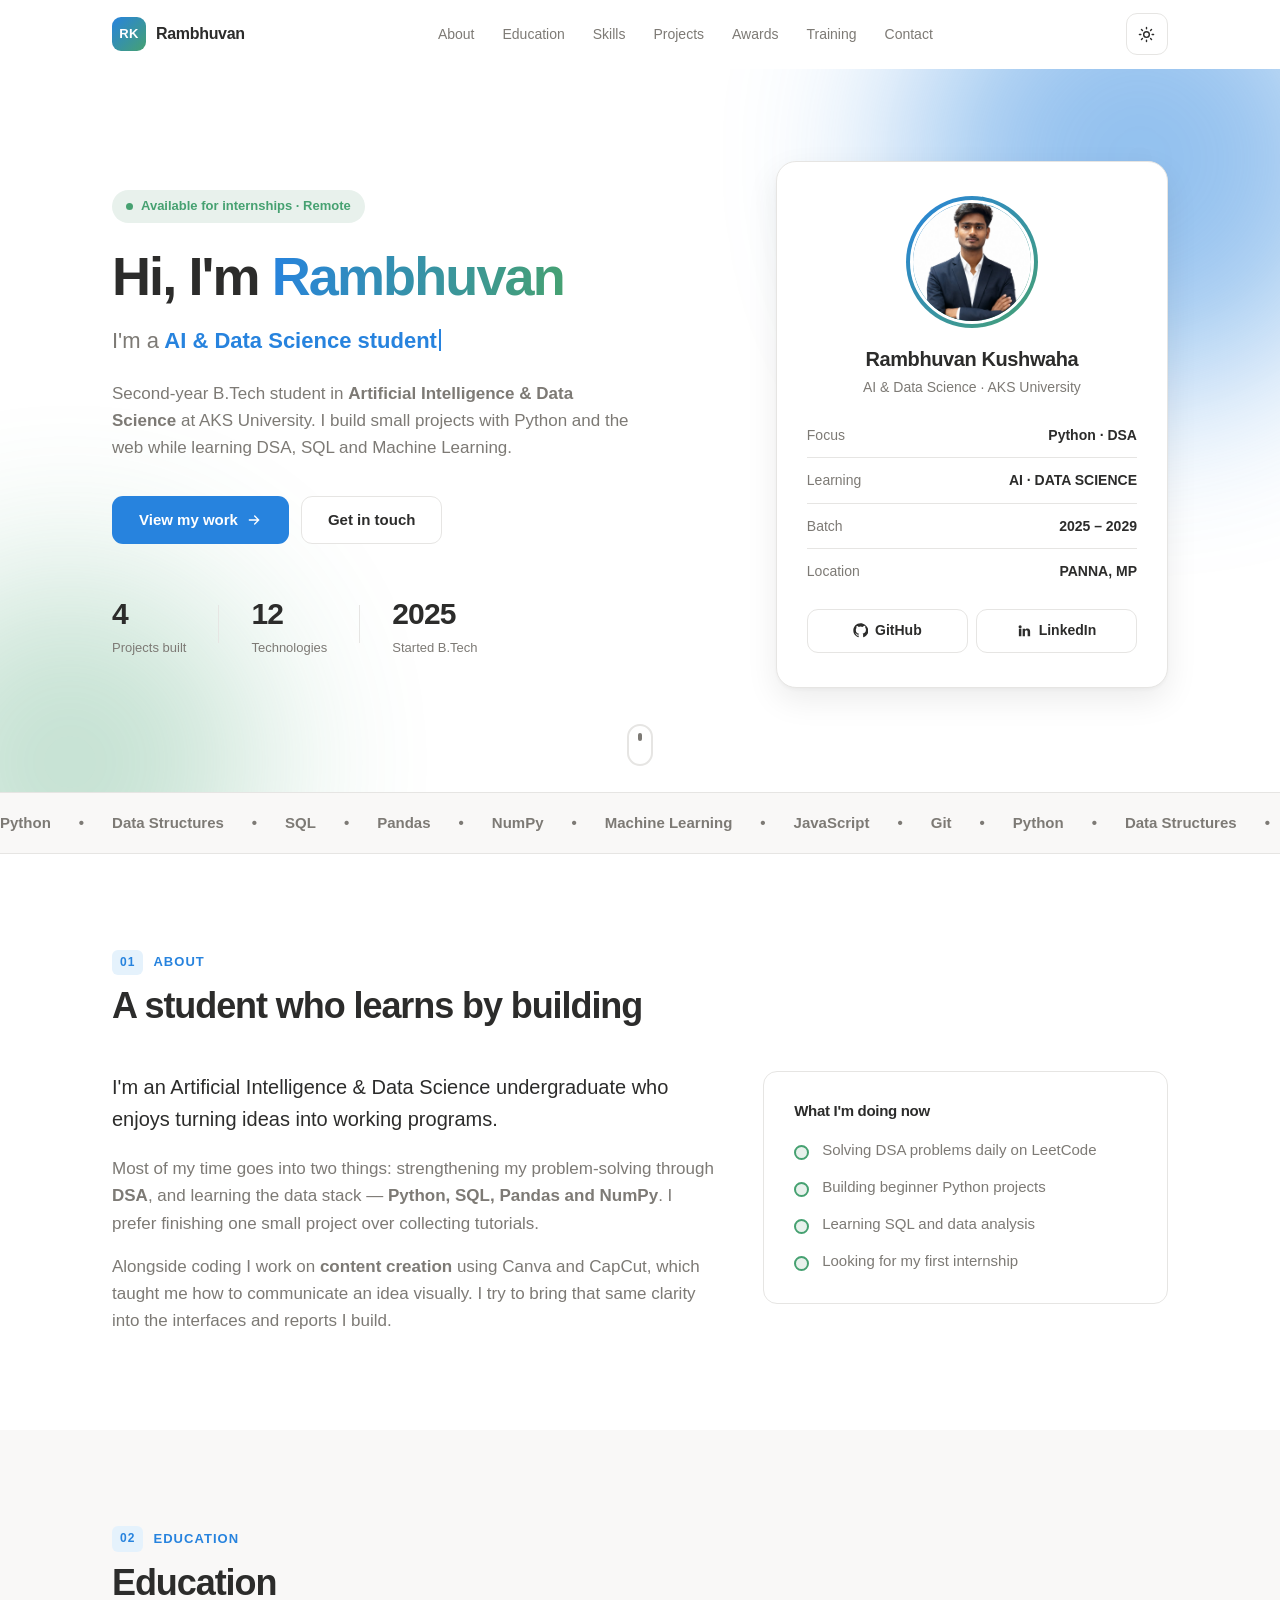
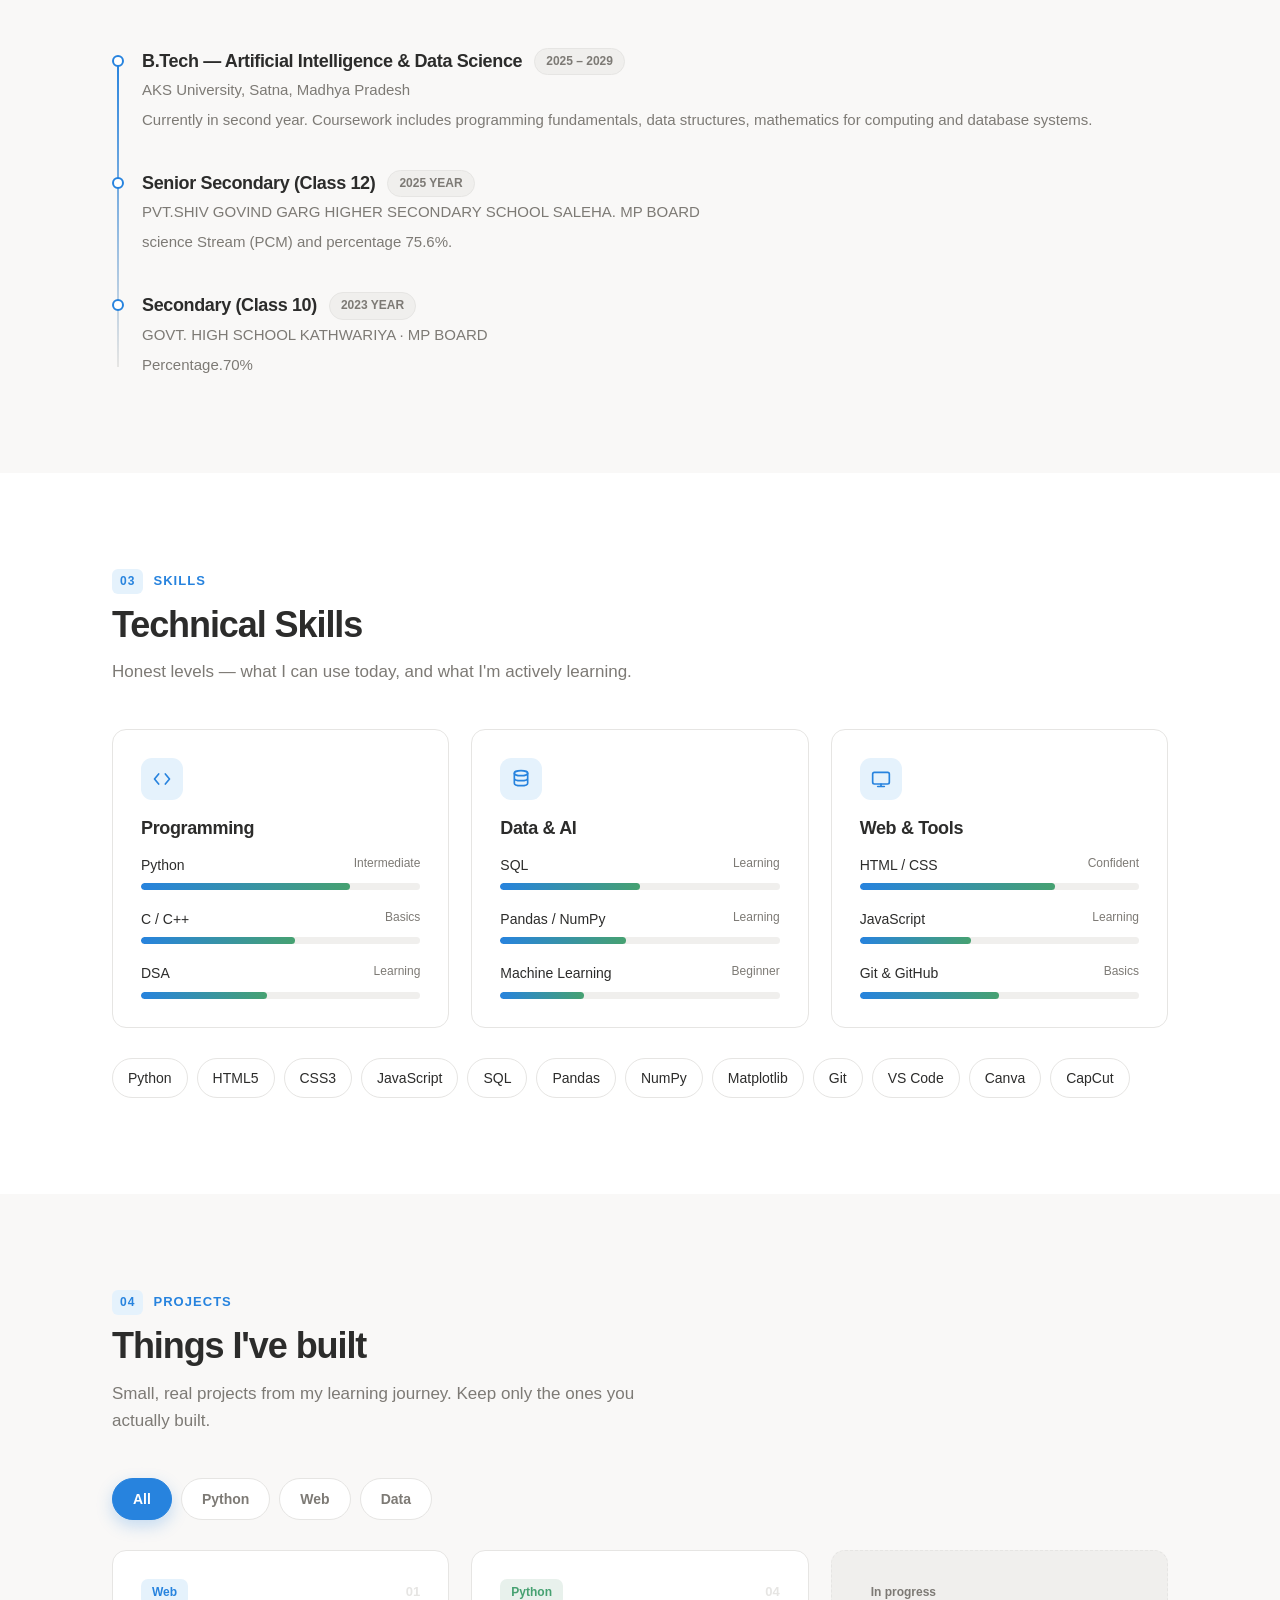
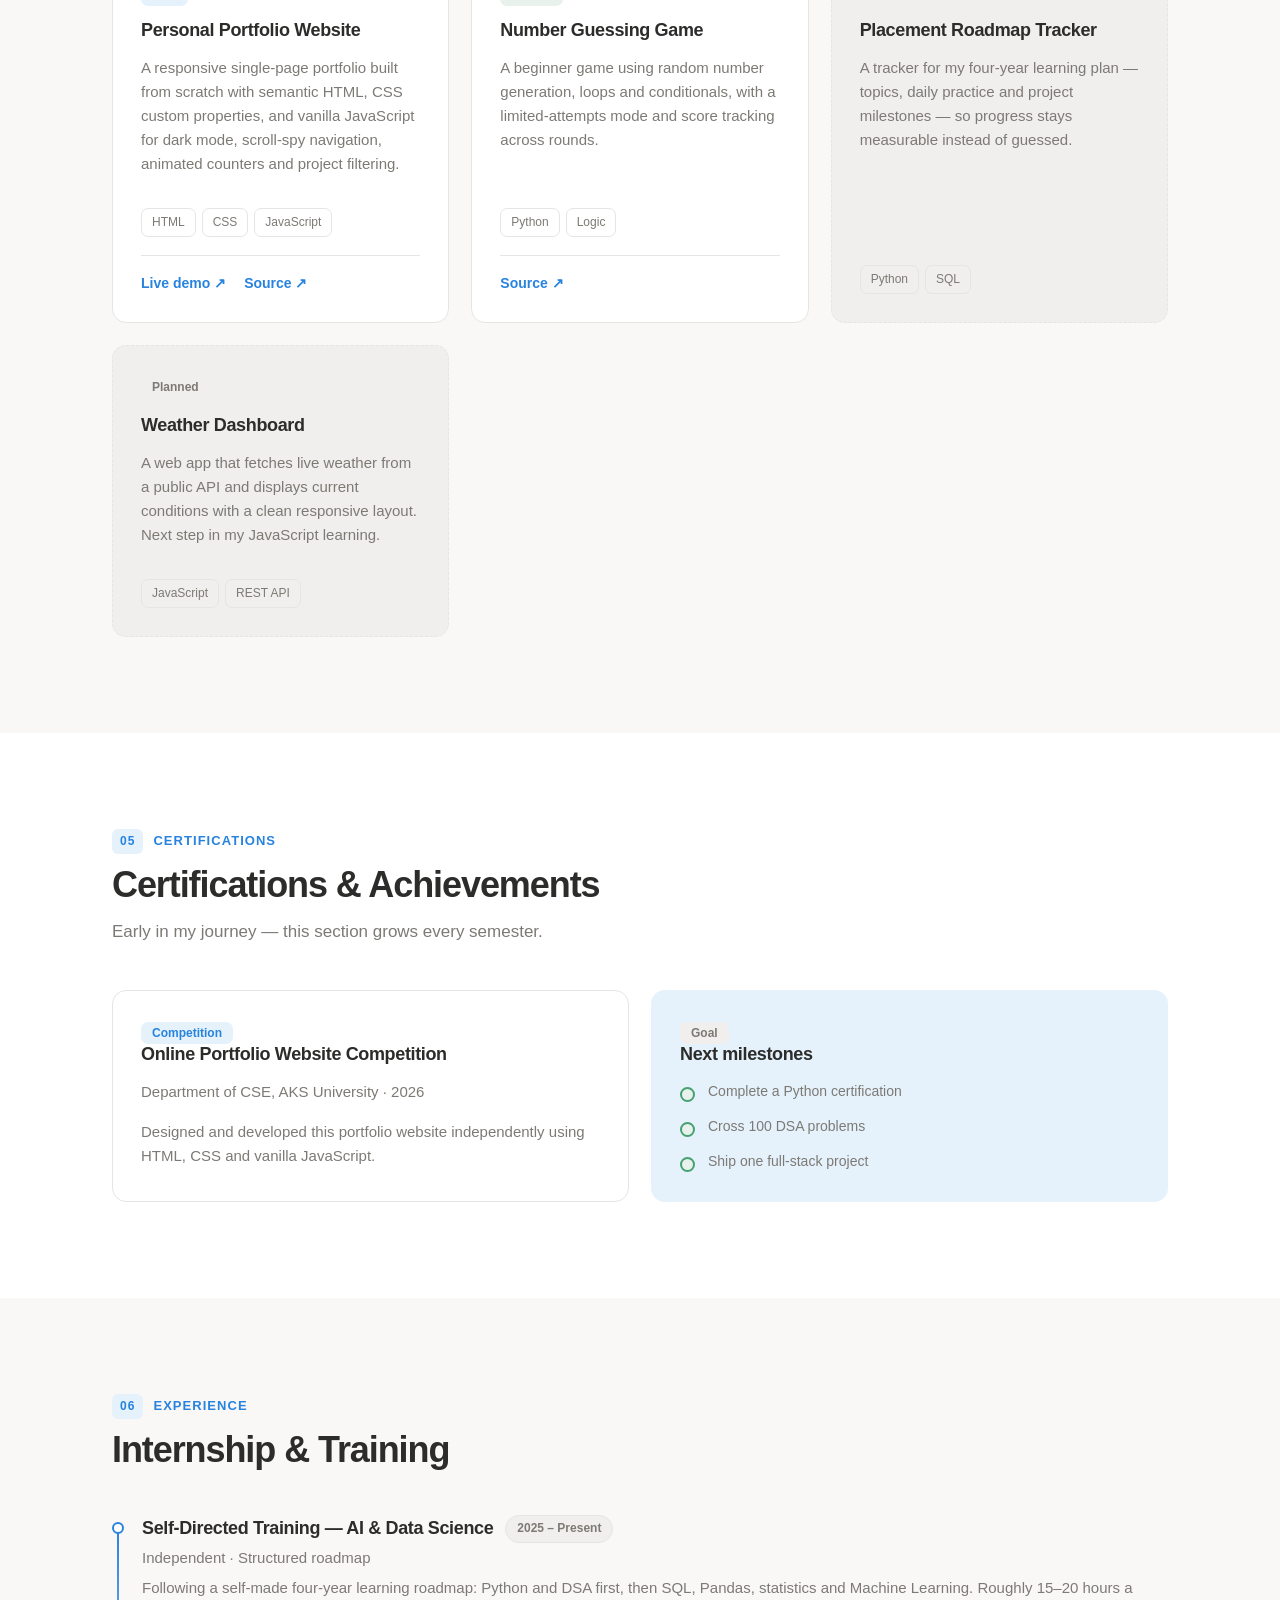
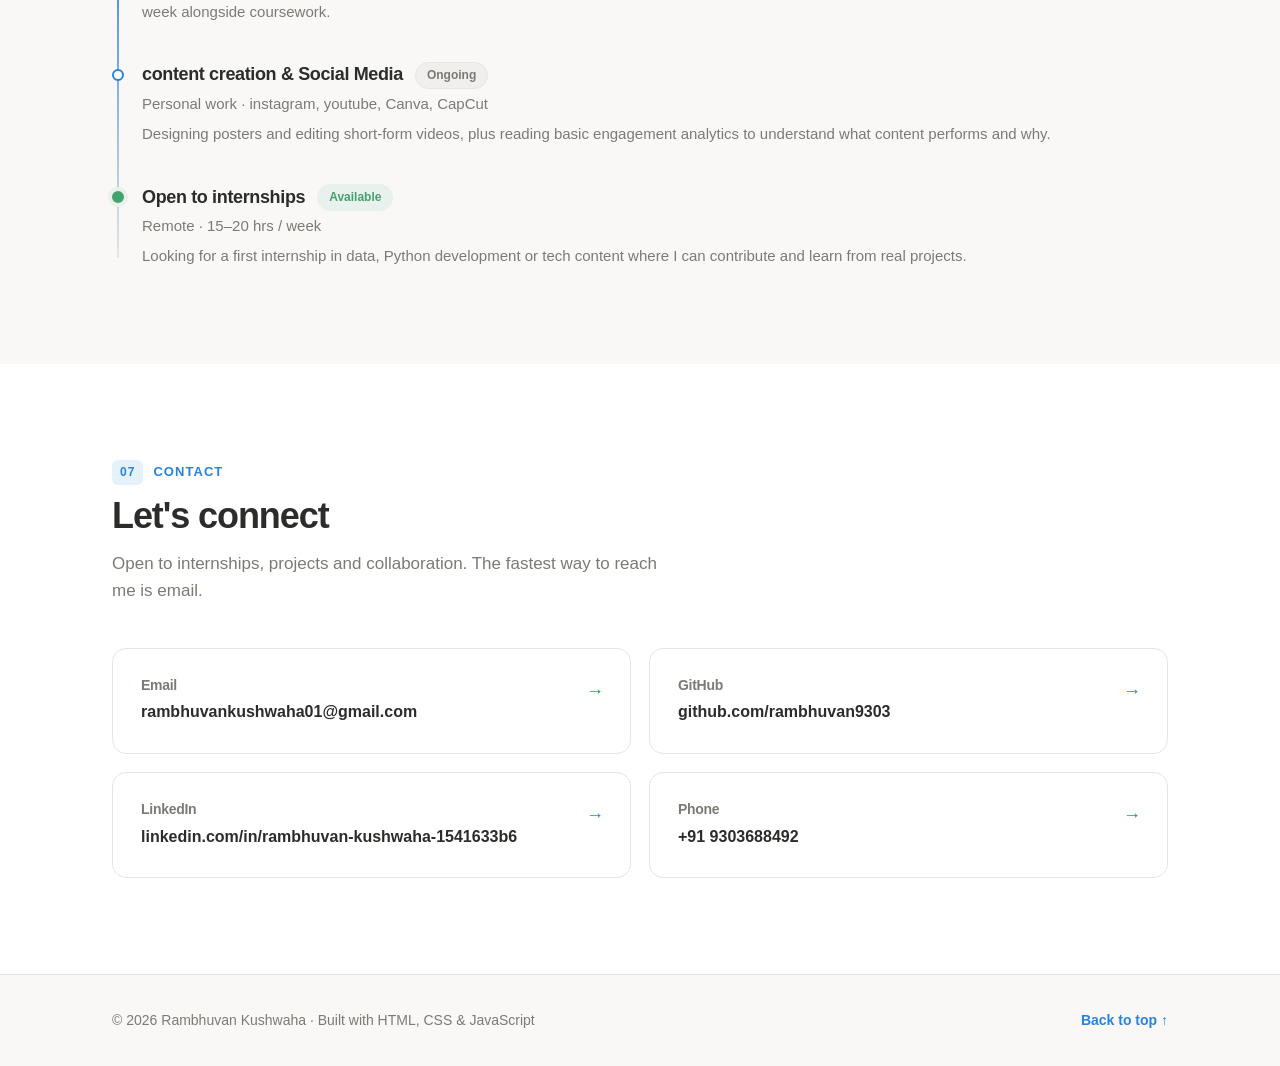
<file: index.html>
<!DOCTYPE html>
<html lang="en">
<head>
<meta charset="UTF-8" />
<meta name="viewport" content="width=device-width, initial-scale=1.0" />
<title>Rambhuvan Kushwaha — AI &amp; Data Science Student</title>
<meta name="description" content="Portfolio of Rambhuvan Kushwaha, B.Tech Artificial Intelligence &amp; Data Science student at AKS University. Python, SQL and Machine Learning." />
<link rel="stylesheet" href="style.css" />
</head>
<body>

<!-- Reading progress bar -->
<div class="progress" id="progress" aria-hidden="true"></div>

<!-- ============ NAVBAR ============ -->
<header class="nav" id="nav">
  <div class="container nav__inner">
    <a href="#home" class="nav__logo">
      <span class="nav__mark">RK</span>
      <span class="nav__name">Rambhuvan</span>
    </a>

    <nav class="nav__links" id="navLinks" aria-label="Main navigation">
      <a href="#about">About</a>
      <a href="#education">Education</a>
      <a href="#skills">Skills</a>
      <a href="#projects">Projects</a>
      <a href="#achievements">Awards</a>
      <a href="#training">Training</a>
      <a href="#contact">Contact</a>
    </nav>

    <div class="nav__actions">
      <button id="themeBtn" class="icon-btn" aria-label="Toggle dark mode">
        <svg class="ico-sun" viewBox="0 0 24 24" width="17" height="17" fill="none" stroke="currentColor" stroke-width="2" stroke-linecap="round"><circle cx="12" cy="12" r="4"/><path d="M12 2v2M12 20v2M2 12h2M20 12h2M4.9 4.9l1.4 1.4M17.7 17.7l1.4 1.4M19.1 4.9l-1.4 1.4M6.3 17.7l-1.4 1.4"/></svg>
        <svg class="ico-moon" viewBox="0 0 24 24" width="17" height="17" fill="none" stroke="currentColor" stroke-width="2" stroke-linecap="round"><path d="M21 12.8A8.5 8.5 0 1 1 11.2 3a6.5 6.5 0 0 0 9.8 9.8z"/></svg>
      </button>
      <button id="menuBtn" class="icon-btn icon-btn--menu" aria-label="Open menu" aria-expanded="false">
        <span class="bar"></span><span class="bar"></span><span class="bar"></span>
      </button>
    </div>
  </div>
</header>

<main>

<!-- ============ HERO ============ -->
<section class="hero" id="home">
  <!-- Decorative animated background blobs -->
  <div class="blobs" aria-hidden="true">
    <span class="blob blob--1"></span>
    <span class="blob blob--2"></span>
  </div>

  <div class="container hero__inner">
    <div class="hero__text">
      <p class="eyebrow anim" style="--d:0ms">
        <span class="dot"></span> Available for internships · Remote
      </p>

      <h1 class="anim" style="--d:80ms">
        Hi, I'm <span class="grad">Rambhuvan</span>
      </h1>

      <!-- Rotating role text, driven by script.js -->
      <p class="hero__role anim" style="--d:160ms">
        <span class="hero__rolePrefix">I'm a</span>
        <span class="typer" id="typer"></span><span class="caret" aria-hidden="true"></span>
      </p>

      <p class="hero__sub anim" style="--d:240ms">
        Second-year B.Tech student in <strong>Artificial Intelligence &amp; Data Science</strong>
        at AKS University. I build small projects with Python and the web while learning
        DSA, SQL and Machine Learning.
      </p>

      <div class="hero__btns anim" style="--d:320ms">
        <a href="#projects" class="btn btn--primary">
          View my work
          <svg viewBox="0 0 24 24" width="16" height="16" fill="none" stroke="currentColor" stroke-width="2" stroke-linecap="round"><path d="M5 12h14M13 6l6 6-6 6"/></svg>
        </a>
        <a href="#contact" class="btn btn--ghost">Get in touch</a>
      </div>

      <div class="hero__stats anim" style="--d:400ms">
        <div><b class="count" data-target="4">0</b><span>Projects built</span></div>
        <div class="vr"></div>
        <div><b class="count" data-target="12">0</b><span>Technologies</span></div>
        <div class="vr"></div>
        <div><b>2025</b><span>Started B.Tech</span></div>
      </div>
    </div>

    <!-- ---- Profile card with real photo ---- -->
    <aside class="hero__card anim" style="--d:200ms">
      <div class="photo">
        <!-- REPLACE assets/profile.jpg WITH YOUR OWN PHOTO.
             If the file is missing, the initials below show instead. -->
        <img src="profile.jpg" alt="Rambhuvan Kushwaha" id="photo" />
        <span class="photo__fallback" id="photoFallback">RK</span>
      </div>

      <h3>Rambhuvan Kushwaha</h3>
      <p class="muted">AI &amp; Data Science · AKS University</p>

      <ul class="facts">
        <li><span>Focus</span><b>Python · DSA</b></li>
        <li><span>Learning</span><b>AI · DATA SCIENCE</b></li>
        <li><span>Batch</span><b>2025 – 2029</b></li>
        <li><span>Location</span><b>PANNA, MP</b></li>
      </ul>

      <div class="hero__social">
        <a href="https://github.com/rambhuvan9303" target="_blank" rel="noopener">
          <svg viewBox="0 0 24 24" width="15" height="15" fill="currentColor"><path d="M12 .5C5.7.5.5 5.7.5 12c0 5 3.3 9.3 7.8 10.8.6.1.8-.2.8-.6v-2c-3.2.7-3.8-1.4-3.8-1.4-.5-1.3-1.3-1.7-1.3-1.7-1-.7.1-.7.1-.7 1.1.1 1.7 1.2 1.7 1.2 1 1.7 2.6 1.2 3.3.9.1-.7.4-1.2.7-1.5-2.6-.3-5.3-1.3-5.3-5.8 0-1.3.5-2.3 1.2-3.1-.1-.3-.5-1.5.1-3.1 0 0 1-.3 3.3 1.2a11.5 11.5 0 0 1 6 0C18.4 4.3 19.4 4.6 19.4 4.6c.6 1.6.2 2.8.1 3.1.8.8 1.2 1.8 1.2 3.1 0 4.5-2.7 5.5-5.3 5.8.4.4.8 1.1.8 2.2v3.3c0 .4.2.7.8.6 4.6-1.5 7.8-5.8 7.8-10.8C23.5 5.7 18.3.5 12 .5z"/></svg>
          GitHub
        </a>
        <a href="https://linkedin.com/in/YOUR-USERNAME" target="_blank" rel="noopener">
          <svg viewBox="0 0 24 24" width="15" height="15" fill="currentColor"><path d="M4.98 3.5a2.5 2.5 0 1 1 0 5 2.5 2.5 0 0 1 0-5zM3 9h4v12H3zM9 9h3.8v1.7h.05c.53-1 1.83-2.05 3.77-2.05C20.2 8.65 21 11 21 14.1V21h-4v-6.1c0-1.45-.03-3.3-2-3.3-2 0-2.3 1.57-2.3 3.2V21H9z"/></svg>
          LinkedIn
        </a>
      </div>
    </aside>
  </div>

  <a href="#about" class="scroll-hint" aria-label="Scroll down">
    <span></span>
  </a>
</section>

<!-- ============ MARQUEE ============ -->
<div class="marquee" aria-hidden="true">
  <div class="marquee__track">
    <span>Python</span><span>•</span><span>Data Structures</span><span>•</span><span>SQL</span><span>•</span>
    <span>Pandas</span><span>•</span><span>NumPy</span><span>•</span><span>Machine Learning</span><span>•</span>
    <span>JavaScript</span><span>•</span><span>Git</span><span>•</span>
    <span>Python</span><span>•</span><span>Data Structures</span><span>•</span><span>SQL</span><span>•</span>
    <span>Pandas</span><span>•</span><span>NumPy</span><span>•</span><span>Machine Learning</span><span>•</span>
    <span>JavaScript</span><span>•</span><span>Git</span><span>•</span>
  </div>
</div>

<!-- ============ ABOUT ============ -->
<section id="about" class="section">
  <div class="container">
    <header class="sec-head reveal">
      <p class="tag"><i>01</i> About</p>
      <h2>A student who learns by building</h2>
    </header>

    <div class="about">
      <div class="about__text reveal">
        <p class="lead">
          I'm an Artificial Intelligence &amp; Data Science undergraduate who enjoys turning
          ideas into working programs.
        </p>
        <p>
          Most of my time goes into two things: strengthening my problem-solving through
          <strong>DSA</strong>, and learning the data stack — <strong>Python, SQL, Pandas
          and NumPy</strong>. I prefer finishing one small project over collecting
          tutorials.
        </p>
        <p>
          Alongside coding I work on <strong>content creation</strong> using Canva and CapCut,
          which taught me how to communicate an idea visually. I try to bring that same
          clarity into the interfaces and reports I build.
        </p>
      </div>

      <div class="about__side reveal">
        <h4>What I'm doing now</h4>
        <ul class="checklist">
          <li>Solving DSA problems daily on LeetCode</li>
          <li>Building beginner Python projects</li>
          <li>Learning SQL and data analysis</li>
          <li>Looking for my first internship</li>
        </ul>
      </div>
    </div>
  </div>
</section>

<!-- ============ EDUCATION ============ -->
<section id="education" class="section section--soft">
  <div class="container">
    <header class="sec-head reveal">
      <p class="tag"><i>02</i> Education</p>
      <h2>Education</h2>
    </header>

    <div class="timeline">
      <div class="tl reveal">
        <span class="tl__dot"></span>
        <div class="tl__body">
          <div class="tl__head">
            <h3>B.Tech — Artificial Intelligence &amp; Data Science</h3>
            <span class="chip">2025 – 2029</span>
          </div>
          <p class="muted">AKS University, Satna, Madhya Pradesh</p>
          <p>Currently in second year. Coursework includes programming fundamentals, data
             structures, mathematics for computing and database systems.</p>
        </div>
      </div>

      <div class="tl reveal">
        <span class="tl__dot"></span>
        <div class="tl__body">
          <div class="tl__head">
            <h3>Senior Secondary (Class 12)</h3>
            <span class="chip">2025 YEAR</span>
          </div>
          <p class="muted">PVT.SHIV GOVIND GARG HIGHER SECONDARY SCHOOL SALEHA. MP BOARD</p>
          <p>science Stream (PCM) and percentage 75.6%.</p>
        </div>
      </div>

      <div class="tl reveal">
        <span class="tl__dot"></span>
        <div class="tl__body">
          <div class="tl__head">
            <h3>Secondary (Class 10)</h3>
            <span class="chip">2023 YEAR</span>
          </div>
          <p class="muted">GOVT. HIGH SCHOOL KATHWARIYA · MP BOARD</p>
          <p>Percentage.70%</p>
        </div>
      </div>
    </div>
  </div>
</section>

<!-- ============ SKILLS ============ -->
<section id="skills" class="section">
  <div class="container">
    <header class="sec-head reveal">
      <p class="tag"><i>03</i> Skills</p>
      <h2>Technical Skills</h2>
      <p class="lead">Honest levels — what I can use today, and what I'm actively learning.</p>
    </header>

    <div class="grid-3">
      <article class="card reveal">
        <div class="card__icon">
          <svg viewBox="0 0 24 24" width="20" height="20" fill="none" stroke="currentColor" stroke-width="2" stroke-linecap="round" stroke-linejoin="round"><path d="M8 18l-5-6 5-6M16 6l5 6-5 6"/></svg>
        </div>
        <h3>Programming</h3>
        <div class="bar-row"><span>Python <i>Intermediate</i></span><div class="bar"><b data-w="75"></b></div></div>
        <div class="bar-row"><span>C / C++ <i>Basics</i></span><div class="bar"><b data-w="55"></b></div></div>
        <div class="bar-row"><span>DSA <i>Learning</i></span><div class="bar"><b data-w="45"></b></div></div>
      </article>

      <article class="card reveal">
        <div class="card__icon">
          <svg viewBox="0 0 24 24" width="20" height="20" fill="none" stroke="currentColor" stroke-width="2" stroke-linecap="round"><ellipse cx="12" cy="5" rx="8" ry="3"/><path d="M4 5v6c0 1.7 3.6 3 8 3s8-1.3 8-3V5M4 11v6c0 1.7 3.6 3 8 3s8-1.3 8-3v-6"/></svg>
        </div>
        <h3>Data &amp; AI</h3>
        <div class="bar-row"><span>SQL <i>Learning</i></span><div class="bar"><b data-w="50"></b></div></div>
        <div class="bar-row"><span>Pandas / NumPy <i>Learning</i></span><div class="bar"><b data-w="45"></b></div></div>
        <div class="bar-row"><span>Machine Learning <i>Beginner</i></span><div class="bar"><b data-w="30"></b></div></div>
      </article>

      <article class="card reveal">
        <div class="card__icon">
          <svg viewBox="0 0 24 24" width="20" height="20" fill="none" stroke="currentColor" stroke-width="2" stroke-linecap="round"><rect x="2" y="4" width="20" height="14" rx="2"/><path d="M8 21h8M12 18v3"/></svg>
        </div>
        <h3>Web &amp; Tools</h3>
        <div class="bar-row"><span>HTML / CSS <i>Confident</i></span><div class="bar"><b data-w="70"></b></div></div>
        <div class="bar-row"><span>JavaScript <i>Learning</i></span><div class="bar"><b data-w="40"></b></div></div>
        <div class="bar-row"><span>Git &amp; GitHub <i>Basics</i></span><div class="bar"><b data-w="50"></b></div></div>
      </article>
    </div>

    <div class="pills reveal">
      <span>Python</span><span>HTML5</span><span>CSS3</span><span>JavaScript</span>
      <span>SQL</span><span>Pandas</span><span>NumPy</span><span>Matplotlib</span>
      <span>Git</span><span>VS Code</span><span>Canva</span><span>CapCut</span>
    </div>
  </div>
</section>

<!-- ============ PROJECTS ============ -->
<section id="projects" class="section section--soft">
  <div class="container">
    <header class="sec-head reveal">
      <p class="tag"><i>04</i> Projects</p>
      <h2>Things I've built</h2>
      <p class="lead">Small, real projects from my learning journey. Keep only the ones you actually built.</p>
    </header>

    <div class="filters reveal" id="filters">
      <button class="filter is-active" data-filter="all">All</button>
      <button class="filter" data-filter="python">Python</button>
      <button class="filter" data-filter="web">Web</button>
      <button class="filter" data-filter="data">Data</button>
    </div>

    <div class="grid-3" id="projectGrid">
      <article class="card proj reveal" data-cat="web">
        <div class="proj__top">
          <span class="badge badge--blue">Web</span>
          <span class="proj__num">01</span>
        </div>
        <h3>Personal Portfolio Website</h3>
        <p>A responsive single-page portfolio built from scratch with semantic HTML, CSS
           custom properties, and vanilla JavaScript for dark mode, scroll-spy navigation,
           animated counters and project filtering.</p>
        <div class="stack"><span>HTML</span><span>CSS</span><span>JavaScript</span></div>
        <div class="proj__links">
          <a href="https://rambhuvan9303.github.io/portfolio/" target="_blank" rel="noopener">Live demo ↗</a>
          <a href="https://github.com/rambhuvan9303/portfolio" target="_blank" rel="noopener">Source ↗</a>
        </div>
      </article>

      <article class="card proj reveal" data-cat="python">
        <div class="proj__top">
          <span class="badge badge--green">Python</span>
          <span class="proj__num">04</span>
        </div>
        <h3>Number Guessing Game</h3>
        <p>A beginner game using random number generation, loops and conditionals, with a
           limited-attempts mode and score tracking across rounds.</p>
        <div class="stack"><span>Python</span><span>Logic</span></div>
        <div class="proj__links">
          <a href="#" target="_blank" rel="noopener">Source ↗</a>
        </div>
      </article>

      <article class="card proj proj--soon reveal" data-cat="data">
        <div class="proj__top"><span class="badge">In progress</span></div>
        <h3>Placement Roadmap Tracker</h3>
        <p>A tracker for my four-year learning plan — topics, daily practice and project
           milestones — so progress stays measurable instead of guessed.</p>
        <div class="stack"><span>Python</span><span>SQL</span></div>
      </article>

      <article class="card proj proj--soon reveal" data-cat="web">
        <div class="proj__top"><span class="badge">Planned</span></div>
        <h3>Weather Dashboard</h3>
        <p>A web app that fetches live weather from a public API and displays current
           conditions with a clean responsive layout. Next step in my JavaScript learning.</p>
        <div class="stack"><span>JavaScript</span><span>REST API</span></div>
      </article>
    </div>
  </div>
</section>

<!-- ============ ACHIEVEMENTS ============ -->
<section id="achievements" class="section">
  <div class="container">
    <header class="sec-head reveal">
      <p class="tag"><i>05</i> Certifications</p>
      <h2>Certifications &amp; Achievements</h2>
      <p class="lead">Early in my journey — this section grows every semester.</p>
    </header>

    <div class="grid-2">
      <article class="card reveal">
        <span class="badge badge--blue">Competition</span>
        <h3>Online Portfolio Website Competition</h3>
        <p class="muted">Department of CSE, AKS University · 2026</p>
        <p>Designed and developed this portfolio website independently using HTML, CSS and
           vanilla JavaScript.</p>
      </article>

    

      <article class="card card--goal reveal">
        <span class="badge">Goal</span>
        <h3>Next milestones</h3>
        <ul class="checklist checklist--sm">
          <li>Complete a Python certification</li>
          <li>Cross 100 DSA problems</li>
          <li>Ship one full-stack project</li>
        </ul>
      </article>
    </div>
  </div>
</section>

<!-- ============ TRAINING ============ -->
<section id="training" class="section section--soft">
  <div class="container">
    <header class="sec-head reveal">
      <p class="tag"><i>06</i> Experience</p>
      <h2>Internship &amp; Training</h2>
    </header>

    <div class="timeline">
      <div class="tl reveal">
        <span class="tl__dot"></span>
        <div class="tl__body">
          <div class="tl__head">
            <h3>Self-Directed Training — AI &amp; Data Science</h3>
            <span class="chip">2025 – Present</span>
          </div>
          <p class="muted">Independent · Structured roadmap</p>
          <p>Following a self-made four-year learning roadmap: Python and DSA first, then
             SQL, Pandas, statistics and Machine Learning. Roughly 15–20 hours a week
             alongside coursework.</p>
        </div>
      </div>

      <div class="tl reveal">
        <span class="tl__dot"></span>
        <div class="tl__body">
          <div class="tl__head">
            <h3>content creation &amp; Social Media</h3>
            <span class="chip">Ongoing</span>
          </div>
          <p class="muted">Personal work · instagram, youtube, Canva, CapCut</p>
          <p>Designing posters and editing short-form videos, plus reading basic engagement
             analytics to understand what content performs and why.</p>
        </div>
      </div>

      <div class="tl tl--open reveal">
        <span class="tl__dot"></span>
        <div class="tl__body">
          <div class="tl__head">
            <h3>Open to internships</h3>
            <span class="chip chip--accent">Available</span>
          </div>
          <p class="muted">Remote · 15–20 hrs / week</p>
          <p>Looking for a first internship in data, Python development or tech content
             where I can contribute and learn from real projects.</p>
        </div>
      </div>
    </div>
  </div>
</section>

<!-- ============ CONTACT ============ -->
<section id="contact" class="section">
  <div class="container">
    <header class="sec-head reveal">
      <p class="tag"><i>07</i> Contact</p>
      <h2>Let's connect</h2>
      <p class="lead">Open to internships, projects and collaboration. The fastest way to reach me is email.</p>
    </header>

    <div class="contact">
      <a class="ccard reveal" href="mailto:rambhuvankushwaha01@gmail.com">
        <h4>Email</h4>
        <p>rambhuvankushwaha01@gmail.com</p>
        <span class="arrow">→</span>
      </a>
      <a class="ccard reveal" href="https://github.com/rambhuvan9303" target="_blank" rel="noopener">
        <h4>GitHub</h4>
        <p>github.com/rambhuvan9303</p>
        <span class="arrow">→</span>
      </a>
      <a class="ccard reveal" href="https://linkedin.com/in/rambhuvan-kushwaha-1541633b6" target="_blank" rel="noopener">
        <h4>LinkedIn</h4>
        <p>linkedin.com/in/rambhuvan-kushwaha-1541633b6</p>
        <span class="arrow">→</span>
      </a>
      <a class="ccard reveal" href="tel:+919303688492">
        <h4>Phone</h4>
        <p>+91 9303688492</p>
        <span class="arrow">→</span>
      </a>
    </div>
  </div>
</section>

</main>

<footer class="footer">
  <div class="container footer__inner">
    <p>© <span id="year">2026</span> Rambhuvan Kushwaha · Built with HTML, CSS &amp; JavaScript</p>
    <a href="#home">Back to top ↑</a>
  </div>
</footer>

<button class="totop" id="toTop" aria-label="Back to top">
  <svg viewBox="0 0 24 24" width="18" height="18" fill="none" stroke="currentColor" stroke-width="2" stroke-linecap="round"><path d="M12 19V5M6 11l6-6 6 6"/></svg>
</button>

<script src="script.js"></script>
</body>
</html>
</file>
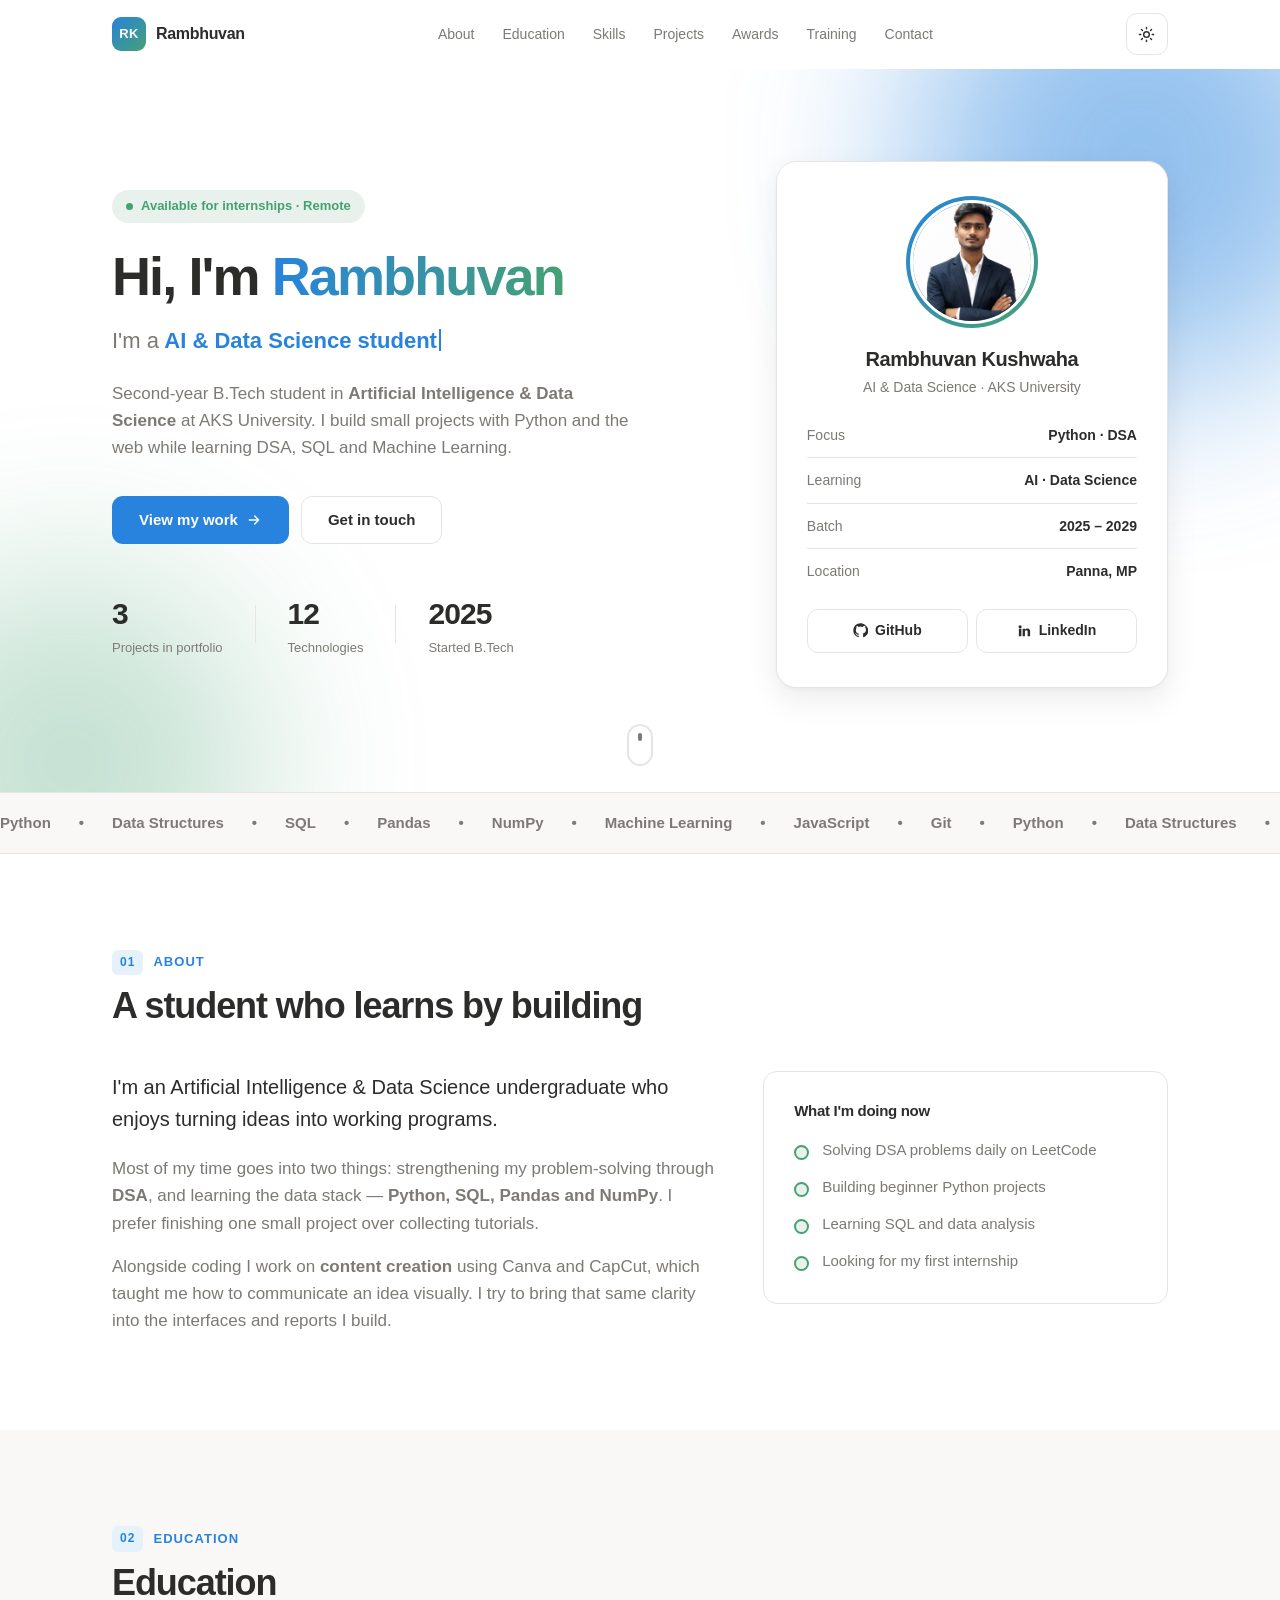
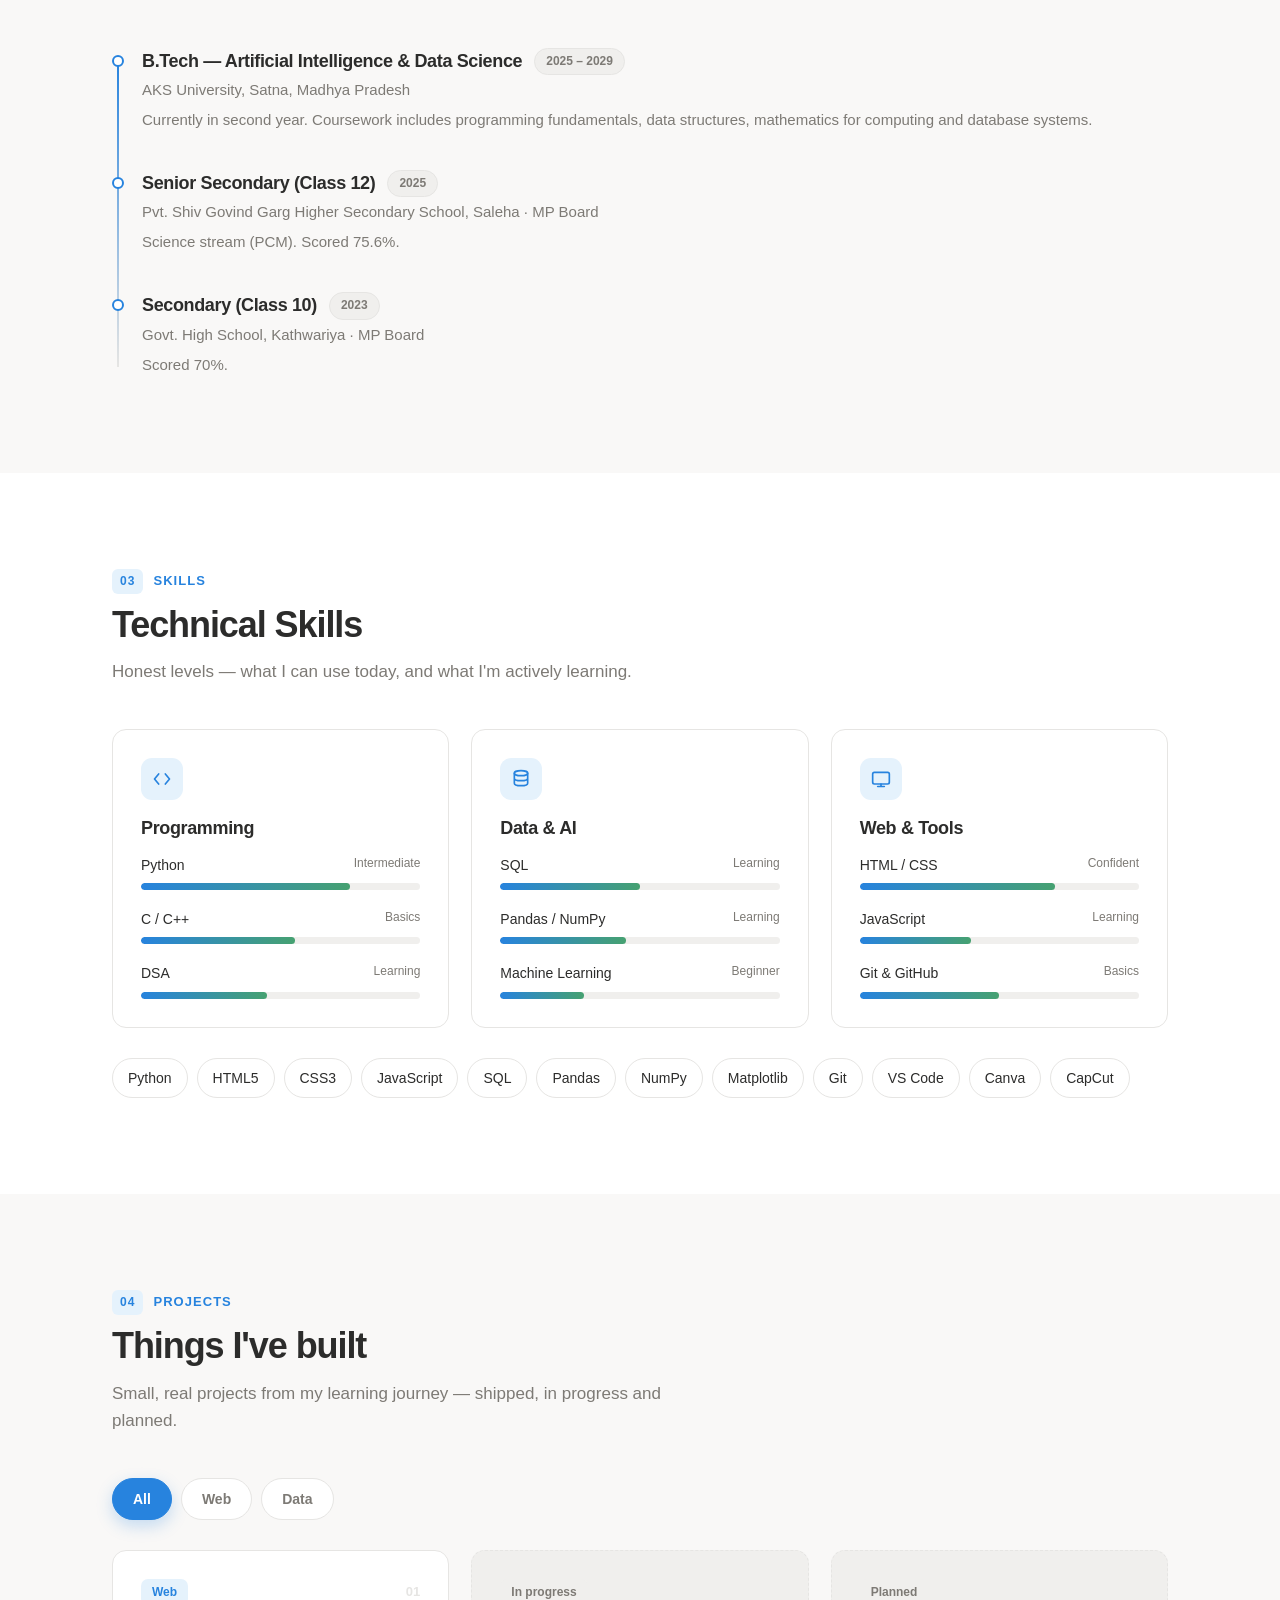
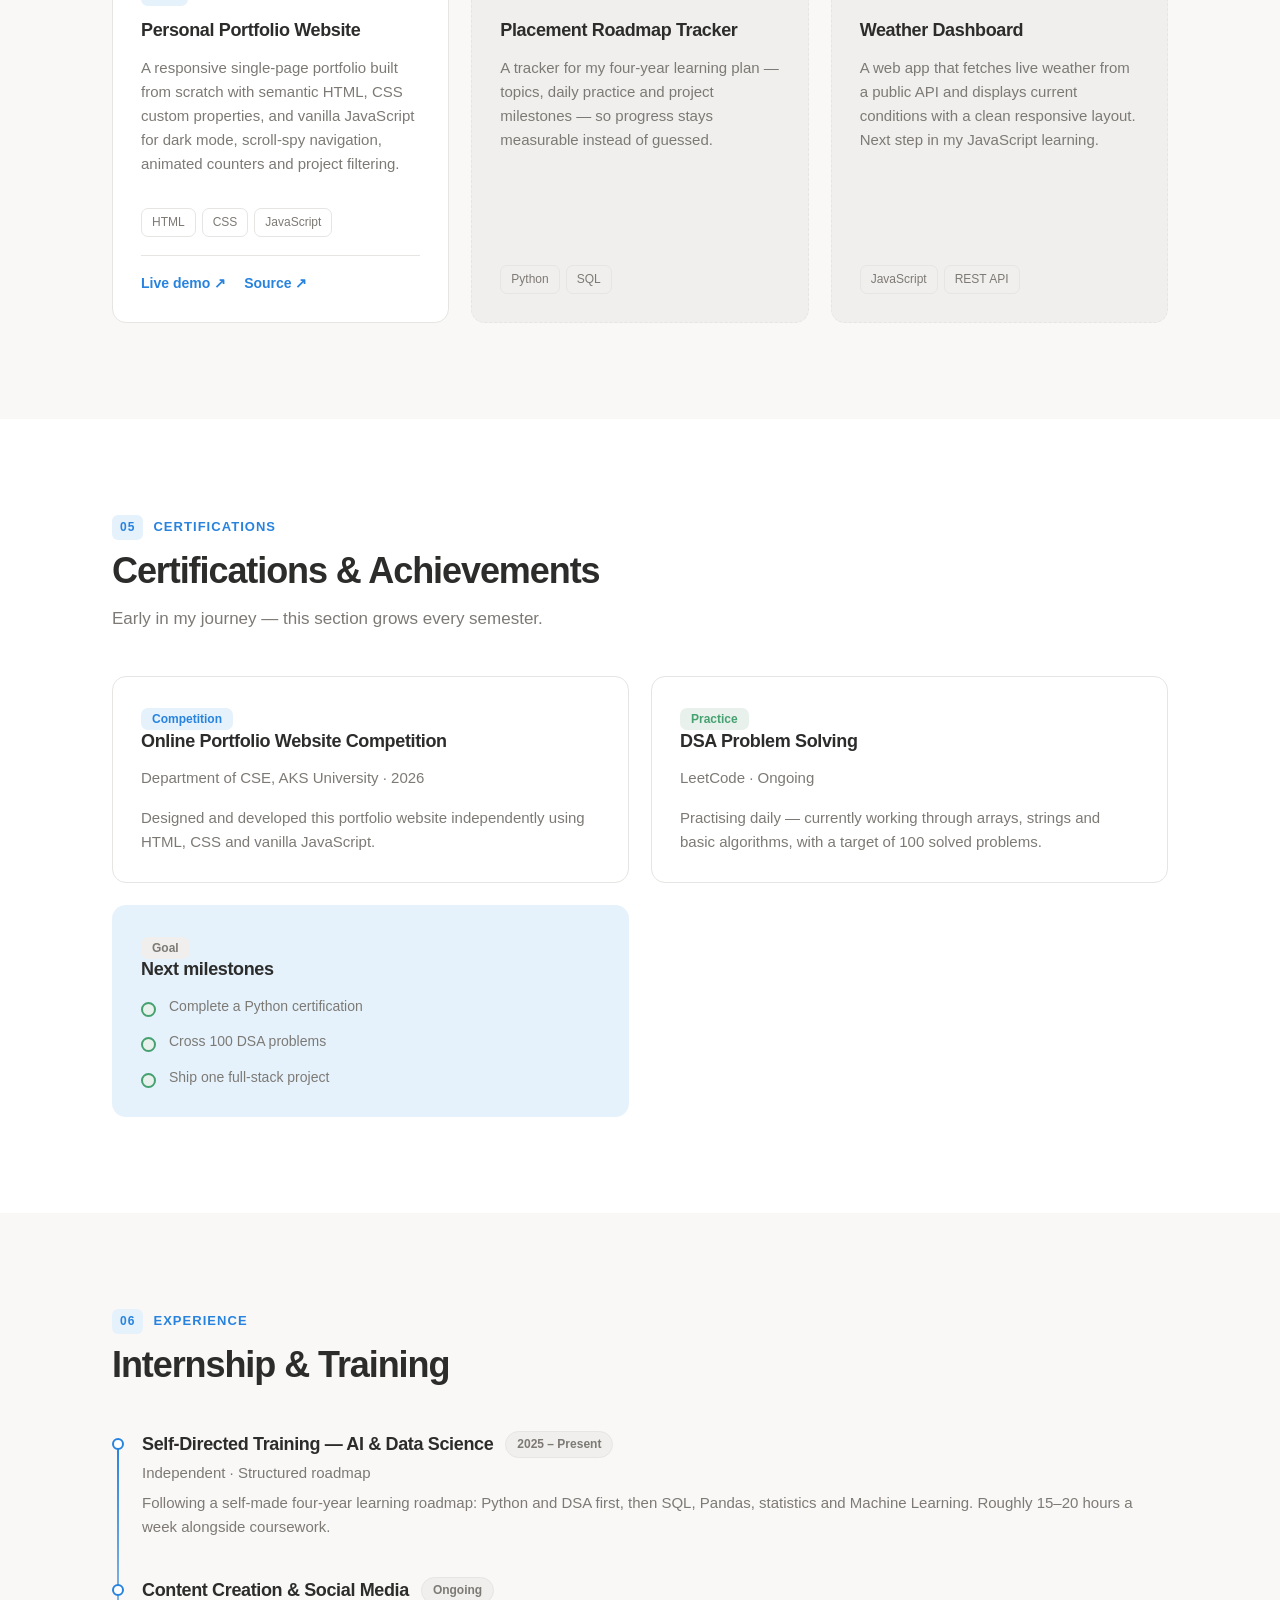
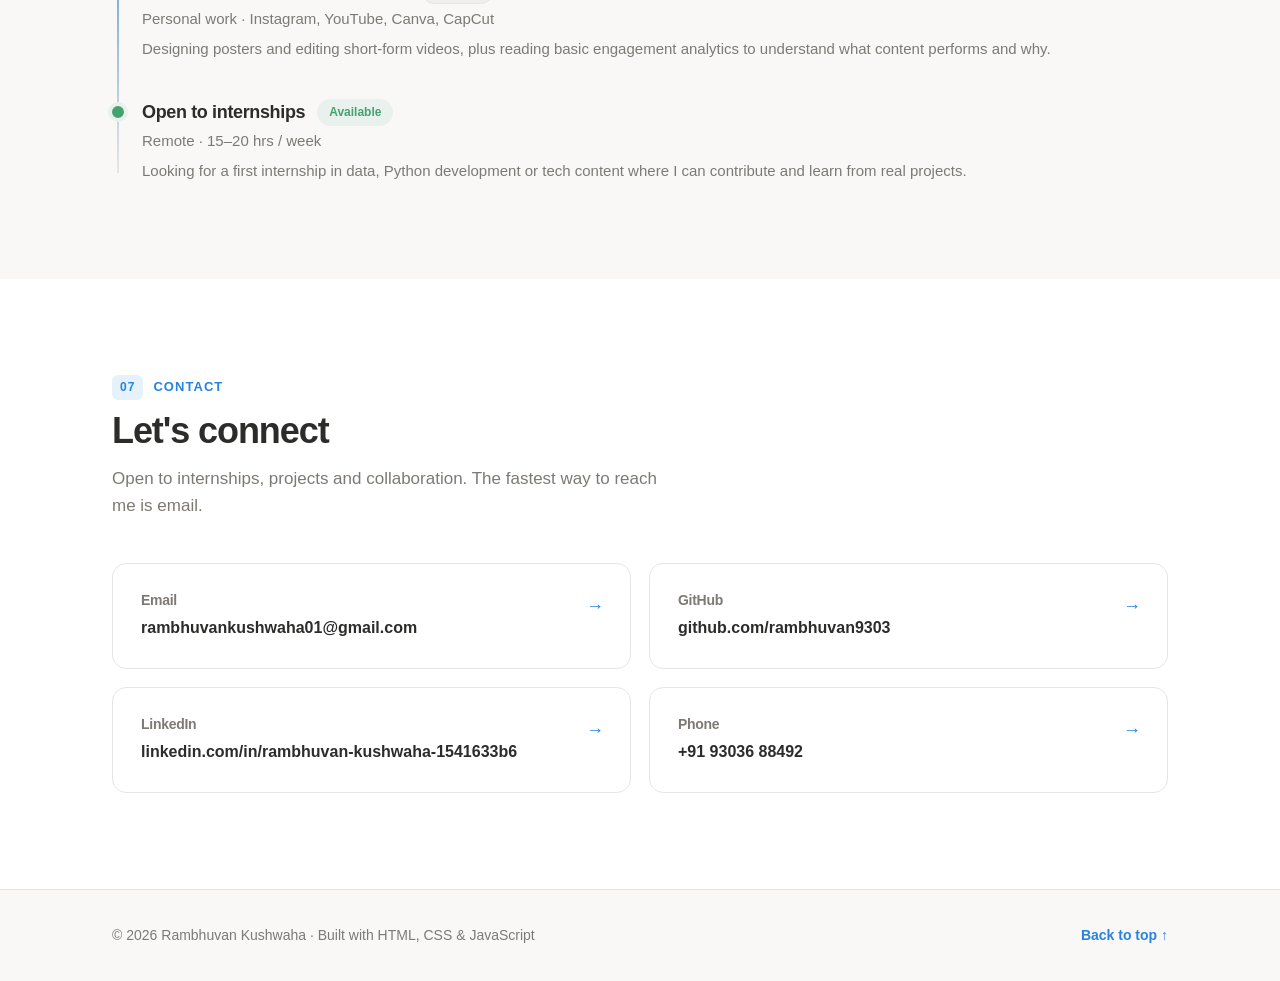
<file: index (1).html>
<!DOCTYPE html>
<html lang="en">
<head>
<meta charset="UTF-8" />
<meta name="viewport" content="width=device-width, initial-scale=1.0" />
<title>Rambhuvan Kushwaha — AI &amp; Data Science Student</title>
<meta name="description" content="Portfolio of Rambhuvan Kushwaha, B.Tech Artificial Intelligence &amp; Data Science student at AKS University. Python, SQL and Machine Learning." />
<link rel="stylesheet" href="style.css" />
</head>
<body>

<!-- Reading progress bar -->
<div class="progress" id="progress" aria-hidden="true"></div>

<!-- ============ NAVBAR ============ -->
<header class="nav" id="nav">
  <div class="container nav__inner">
    <a href="#home" class="nav__logo">
      <span class="nav__mark">RK</span>
      <span class="nav__name">Rambhuvan</span>
    </a>

    <nav class="nav__links" id="navLinks" aria-label="Main navigation">
      <a href="#about">About</a>
      <a href="#education">Education</a>
      <a href="#skills">Skills</a>
      <a href="#projects">Projects</a>
      <a href="#achievements">Awards</a>
      <a href="#training">Training</a>
      <a href="#contact">Contact</a>
    </nav>

    <div class="nav__actions">
      <button id="themeBtn" class="icon-btn" aria-label="Toggle dark mode">
        <svg class="ico-sun" viewBox="0 0 24 24" width="17" height="17" fill="none" stroke="currentColor" stroke-width="2" stroke-linecap="round"><circle cx="12" cy="12" r="4"/><path d="M12 2v2M12 20v2M2 12h2M20 12h2M4.9 4.9l1.4 1.4M17.7 17.7l1.4 1.4M19.1 4.9l-1.4 1.4M6.3 17.7l-1.4 1.4"/></svg>
        <svg class="ico-moon" viewBox="0 0 24 24" width="17" height="17" fill="none" stroke="currentColor" stroke-width="2" stroke-linecap="round"><path d="M21 12.8A8.5 8.5 0 1 1 11.2 3a6.5 6.5 0 0 0 9.8 9.8z"/></svg>
      </button>
      <button id="menuBtn" class="icon-btn icon-btn--menu" aria-label="Open menu" aria-expanded="false">
        <span class="bar"></span><span class="bar"></span><span class="bar"></span>
      </button>
    </div>
  </div>
</header>

<main>

<!-- ============ HERO ============ -->
<section class="hero" id="home">
  <!-- Decorative animated background blobs -->
  <div class="blobs" aria-hidden="true">
    <span class="blob blob--1"></span>
    <span class="blob blob--2"></span>
  </div>

  <div class="container hero__inner">
    <div class="hero__text">
      <p class="eyebrow anim" style="--d:0ms">
        <span class="dot"></span> Available for internships · Remote
      </p>

      <h1 class="anim" style="--d:80ms">
        Hi, I'm <span class="grad">Rambhuvan</span>
      </h1>

      <!-- Rotating role text, driven by script.js -->
      <p class="hero__role anim" style="--d:160ms">
        <span class="hero__rolePrefix">I'm a</span>
        <span class="typer" id="typer"></span><span class="caret" aria-hidden="true"></span>
      </p>

      <p class="hero__sub anim" style="--d:240ms">
        Second-year B.Tech student in <strong>Artificial Intelligence &amp; Data Science</strong>
        at AKS University. I build small projects with Python and the web while learning
        DSA, SQL and Machine Learning.
      </p>

      <div class="hero__btns anim" style="--d:320ms">
        <a href="#projects" class="btn btn--primary">
          View my work
          <svg viewBox="0 0 24 24" width="16" height="16" fill="none" stroke="currentColor" stroke-width="2" stroke-linecap="round"><path d="M5 12h14M13 6l6 6-6 6"/></svg>
        </a>
        <a href="#contact" class="btn btn--ghost">Get in touch</a>
      </div>

      <div class="hero__stats anim" style="--d:400ms">
        <div><b class="count" data-target="3">0</b><span>Projects in portfolio</span></div>
        <div class="vr"></div>
        <div><b class="count" data-target="12">0</b><span>Technologies</span></div>
        <div class="vr"></div>
        <div><b>2025</b><span>Started B.Tech</span></div>
      </div>
    </div>

    <!-- ---- Profile card with real photo ---- -->
    <aside class="hero__card anim" style="--d:200ms">
      <div class="photo">
        <!-- Photo file: profile.jpg, kept next to index.html.
             If the file is missing, the initials below show instead. -->
        <img src="profile.jpg" alt="Rambhuvan Kushwaha" id="photo" />
        <span class="photo__fallback" id="photoFallback">RK</span>
      </div>

      <h3>Rambhuvan Kushwaha</h3>
      <p class="muted">AI &amp; Data Science · AKS University</p>

      <ul class="facts">
        <li><span>Focus</span><b>Python · DSA</b></li>
        <li><span>Learning</span><b>AI · Data Science</b></li>
        <li><span>Batch</span><b>2025 – 2029</b></li>
        <li><span>Location</span><b>Panna, MP</b></li>
      </ul>

      <div class="hero__social">
        <a href="https://github.com/rambhuvan9303" target="_blank" rel="noopener">
          <svg viewBox="0 0 24 24" width="15" height="15" fill="currentColor"><path d="M12 .5C5.7.5.5 5.7.5 12c0 5 3.3 9.3 7.8 10.8.6.1.8-.2.8-.6v-2c-3.2.7-3.8-1.4-3.8-1.4-.5-1.3-1.3-1.7-1.3-1.7-1-.7.1-.7.1-.7 1.1.1 1.7 1.2 1.7 1.2 1 1.7 2.6 1.2 3.3.9.1-.7.4-1.2.7-1.5-2.6-.3-5.3-1.3-5.3-5.8 0-1.3.5-2.3 1.2-3.1-.1-.3-.5-1.5.1-3.1 0 0 1-.3 3.3 1.2a11.5 11.5 0 0 1 6 0C18.4 4.3 19.4 4.6 19.4 4.6c.6 1.6.2 2.8.1 3.1.8.8 1.2 1.8 1.2 3.1 0 4.5-2.7 5.5-5.3 5.8.4.4.8 1.1.8 2.2v3.3c0 .4.2.7.8.6 4.6-1.5 7.8-5.8 7.8-10.8C23.5 5.7 18.3.5 12 .5z"/></svg>
          GitHub
        </a>
        <a href="https://linkedin.com/in/rambhuvan-kushwaha-1541633b6" target="_blank" rel="noopener">
          <svg viewBox="0 0 24 24" width="15" height="15" fill="currentColor"><path d="M4.98 3.5a2.5 2.5 0 1 1 0 5 2.5 2.5 0 0 1 0-5zM3 9h4v12H3zM9 9h3.8v1.7h.05c.53-1 1.83-2.05 3.77-2.05C20.2 8.65 21 11 21 14.1V21h-4v-6.1c0-1.45-.03-3.3-2-3.3-2 0-2.3 1.57-2.3 3.2V21H9z"/></svg>
          LinkedIn
        </a>
      </div>
    </aside>
  </div>

  <a href="#about" class="scroll-hint" aria-label="Scroll down">
    <span></span>
  </a>
</section>

<!-- ============ MARQUEE ============ -->
<div class="marquee" aria-hidden="true">
  <div class="marquee__track">
    <span>Python</span><span>•</span><span>Data Structures</span><span>•</span><span>SQL</span><span>•</span>
    <span>Pandas</span><span>•</span><span>NumPy</span><span>•</span><span>Machine Learning</span><span>•</span>
    <span>JavaScript</span><span>•</span><span>Git</span><span>•</span>
    <span>Python</span><span>•</span><span>Data Structures</span><span>•</span><span>SQL</span><span>•</span>
    <span>Pandas</span><span>•</span><span>NumPy</span><span>•</span><span>Machine Learning</span><span>•</span>
    <span>JavaScript</span><span>•</span><span>Git</span><span>•</span>
  </div>
</div>

<!-- ============ ABOUT ============ -->
<section id="about" class="section">
  <div class="container">
    <header class="sec-head reveal">
      <p class="tag"><i>01</i> About</p>
      <h2>A student who learns by building</h2>
    </header>

    <div class="about">
      <div class="about__text reveal">
        <p class="lead">
          I'm an Artificial Intelligence &amp; Data Science undergraduate who enjoys turning
          ideas into working programs.
        </p>
        <p>
          Most of my time goes into two things: strengthening my problem-solving through
          <strong>DSA</strong>, and learning the data stack — <strong>Python, SQL, Pandas
          and NumPy</strong>. I prefer finishing one small project over collecting
          tutorials.
        </p>
        <p>
          Alongside coding I work on <strong>content creation</strong> using Canva and CapCut,
          which taught me how to communicate an idea visually. I try to bring that same
          clarity into the interfaces and reports I build.
        </p>
      </div>

      <div class="about__side reveal">
        <h4>What I'm doing now</h4>
        <ul class="checklist">
          <li>Solving DSA problems daily on LeetCode</li>
          <li>Building beginner Python projects</li>
          <li>Learning SQL and data analysis</li>
          <li>Looking for my first internship</li>
        </ul>
      </div>
    </div>
  </div>
</section>

<!-- ============ EDUCATION ============ -->
<section id="education" class="section section--soft">
  <div class="container">
    <header class="sec-head reveal">
      <p class="tag"><i>02</i> Education</p>
      <h2>Education</h2>
    </header>

    <div class="timeline">
      <div class="tl reveal">
        <span class="tl__dot"></span>
        <div class="tl__body">
          <div class="tl__head">
            <h3>B.Tech — Artificial Intelligence &amp; Data Science</h3>
            <span class="chip">2025 – 2029</span>
          </div>
          <p class="muted">AKS University, Satna, Madhya Pradesh</p>
          <p>Currently in second year. Coursework includes programming fundamentals, data
             structures, mathematics for computing and database systems.</p>
        </div>
      </div>

      <div class="tl reveal">
        <span class="tl__dot"></span>
        <div class="tl__body">
          <div class="tl__head">
            <h3>Senior Secondary (Class 12)</h3>
            <span class="chip">2025</span>
          </div>
          <p class="muted">Pvt. Shiv Govind Garg Higher Secondary School, Saleha · MP Board</p>
          <p>Science stream (PCM). Scored 75.6%.</p>
        </div>
      </div>

      <div class="tl reveal">
        <span class="tl__dot"></span>
        <div class="tl__body">
          <div class="tl__head">
            <h3>Secondary (Class 10)</h3>
            <span class="chip">2023</span>
          </div>
          <p class="muted">Govt. High School, Kathwariya · MP Board</p>
          <p>Scored 70%.</p>
        </div>
      </div>
    </div>
  </div>
</section>

<!-- ============ SKILLS ============ -->
<section id="skills" class="section">
  <div class="container">
    <header class="sec-head reveal">
      <p class="tag"><i>03</i> Skills</p>
      <h2>Technical Skills</h2>
      <p class="lead">Honest levels — what I can use today, and what I'm actively learning.</p>
    </header>

    <div class="grid-3">
      <article class="card reveal">
        <div class="card__icon">
          <svg viewBox="0 0 24 24" width="20" height="20" fill="none" stroke="currentColor" stroke-width="2" stroke-linecap="round" stroke-linejoin="round"><path d="M8 18l-5-6 5-6M16 6l5 6-5 6"/></svg>
        </div>
        <h3>Programming</h3>
        <div class="bar-row"><span>Python <i>Intermediate</i></span><div class="bar"><b data-w="75"></b></div></div>
        <div class="bar-row"><span>C / C++ <i>Basics</i></span><div class="bar"><b data-w="55"></b></div></div>
        <div class="bar-row"><span>DSA <i>Learning</i></span><div class="bar"><b data-w="45"></b></div></div>
      </article>

      <article class="card reveal">
        <div class="card__icon">
          <svg viewBox="0 0 24 24" width="20" height="20" fill="none" stroke="currentColor" stroke-width="2" stroke-linecap="round"><ellipse cx="12" cy="5" rx="8" ry="3"/><path d="M4 5v6c0 1.7 3.6 3 8 3s8-1.3 8-3V5M4 11v6c0 1.7 3.6 3 8 3s8-1.3 8-3v-6"/></svg>
        </div>
        <h3>Data &amp; AI</h3>
        <div class="bar-row"><span>SQL <i>Learning</i></span><div class="bar"><b data-w="50"></b></div></div>
        <div class="bar-row"><span>Pandas / NumPy <i>Learning</i></span><div class="bar"><b data-w="45"></b></div></div>
        <div class="bar-row"><span>Machine Learning <i>Beginner</i></span><div class="bar"><b data-w="30"></b></div></div>
      </article>

      <article class="card reveal">
        <div class="card__icon">
          <svg viewBox="0 0 24 24" width="20" height="20" fill="none" stroke="currentColor" stroke-width="2" stroke-linecap="round"><rect x="2" y="4" width="20" height="14" rx="2"/><path d="M8 21h8M12 18v3"/></svg>
        </div>
        <h3>Web &amp; Tools</h3>
        <div class="bar-row"><span>HTML / CSS <i>Confident</i></span><div class="bar"><b data-w="70"></b></div></div>
        <div class="bar-row"><span>JavaScript <i>Learning</i></span><div class="bar"><b data-w="40"></b></div></div>
        <div class="bar-row"><span>Git &amp; GitHub <i>Basics</i></span><div class="bar"><b data-w="50"></b></div></div>
      </article>
    </div>

    <div class="pills reveal">
      <span>Python</span><span>HTML5</span><span>CSS3</span><span>JavaScript</span>
      <span>SQL</span><span>Pandas</span><span>NumPy</span><span>Matplotlib</span>
      <span>Git</span><span>VS Code</span><span>Canva</span><span>CapCut</span>
    </div>
  </div>
</section>

<!-- ============ PROJECTS ============ -->
<section id="projects" class="section section--soft">
  <div class="container">
    <header class="sec-head reveal">
      <p class="tag"><i>04</i> Projects</p>
      <h2>Things I've built</h2>
      <p class="lead">Small, real projects from my learning journey — shipped, in progress and planned.</p>
    </header>

    <div class="filters reveal" id="filters">
      <button class="filter is-active" data-filter="all">All</button>
      <button class="filter" data-filter="web">Web</button>
      <button class="filter" data-filter="data">Data</button>
    </div>

    <div class="grid-3" id="projectGrid">
      <article class="card proj reveal" data-cat="web">
        <div class="proj__top">
          <span class="badge badge--blue">Web</span>
          <span class="proj__num">01</span>
        </div>
        <h3>Personal Portfolio Website</h3>
        <p>A responsive single-page portfolio built from scratch with semantic HTML, CSS
           custom properties, and vanilla JavaScript for dark mode, scroll-spy navigation,
           animated counters and project filtering.</p>
        <div class="stack"><span>HTML</span><span>CSS</span><span>JavaScript</span></div>
        <div class="proj__links">
          <a href="https://rambhuvan9303.github.io/portfolio/" target="_blank" rel="noopener">Live demo ↗</a>
          <a href="https://github.com/rambhuvan9303/portfolio" target="_blank" rel="noopener">Source ↗</a>
        </div>
      </article>

      <article class="card proj proj--soon reveal" data-cat="data">
        <div class="proj__top"><span class="badge">In progress</span></div>
        <h3>Placement Roadmap Tracker</h3>
        <p>A tracker for my four-year learning plan — topics, daily practice and project
           milestones — so progress stays measurable instead of guessed.</p>
        <div class="stack"><span>Python</span><span>SQL</span></div>
      </article>

      <article class="card proj proj--soon reveal" data-cat="web">
        <div class="proj__top"><span class="badge">Planned</span></div>
        <h3>Weather Dashboard</h3>
        <p>A web app that fetches live weather from a public API and displays current
           conditions with a clean responsive layout. Next step in my JavaScript learning.</p>
        <div class="stack"><span>JavaScript</span><span>REST API</span></div>
      </article>
    </div>
  </div>
</section>

<!-- ============ ACHIEVEMENTS ============ -->
<section id="achievements" class="section">
  <div class="container">
    <header class="sec-head reveal">
      <p class="tag"><i>05</i> Certifications</p>
      <h2>Certifications &amp; Achievements</h2>
      <p class="lead">Early in my journey — this section grows every semester.</p>
    </header>

    <div class="grid-2">
      <article class="card reveal">
        <span class="badge badge--blue">Competition</span>
        <h3>Online Portfolio Website Competition</h3>
        <p class="muted">Department of CSE, AKS University · 2026</p>
        <p>Designed and developed this portfolio website independently using HTML, CSS and
           vanilla JavaScript.</p>
      </article>

      <article class="card reveal">
        <span class="badge badge--green">Practice</span>
        <h3>DSA Problem Solving</h3>
        <p class="muted">LeetCode · Ongoing</p>
        <p>Practising daily — currently working through arrays, strings and basic
           algorithms, with a target of 100 solved problems.</p>
      </article>

      <article class="card card--goal reveal">
        <span class="badge">Goal</span>
        <h3>Next milestones</h3>
        <ul class="checklist checklist--sm">
          <li>Complete a Python certification</li>
          <li>Cross 100 DSA problems</li>
          <li>Ship one full-stack project</li>
        </ul>
      </article>
    </div>
  </div>
</section>

<!-- ============ TRAINING ============ -->
<section id="training" class="section section--soft">
  <div class="container">
    <header class="sec-head reveal">
      <p class="tag"><i>06</i> Experience</p>
      <h2>Internship &amp; Training</h2>
    </header>

    <div class="timeline">
      <div class="tl reveal">
        <span class="tl__dot"></span>
        <div class="tl__body">
          <div class="tl__head">
            <h3>Self-Directed Training — AI &amp; Data Science</h3>
            <span class="chip">2025 – Present</span>
          </div>
          <p class="muted">Independent · Structured roadmap</p>
          <p>Following a self-made four-year learning roadmap: Python and DSA first, then
             SQL, Pandas, statistics and Machine Learning. Roughly 15–20 hours a week
             alongside coursework.</p>
        </div>
      </div>

      <div class="tl reveal">
        <span class="tl__dot"></span>
        <div class="tl__body">
          <div class="tl__head">
            <h3>Content Creation &amp; Social Media</h3>
            <span class="chip">Ongoing</span>
          </div>
          <p class="muted">Personal work · Instagram, YouTube, Canva, CapCut</p>
          <p>Designing posters and editing short-form videos, plus reading basic engagement
             analytics to understand what content performs and why.</p>
        </div>
      </div>

      <div class="tl tl--open reveal">
        <span class="tl__dot"></span>
        <div class="tl__body">
          <div class="tl__head">
            <h3>Open to internships</h3>
            <span class="chip chip--accent">Available</span>
          </div>
          <p class="muted">Remote · 15–20 hrs / week</p>
          <p>Looking for a first internship in data, Python development or tech content
             where I can contribute and learn from real projects.</p>
        </div>
      </div>
    </div>
  </div>
</section>

<!-- ============ CONTACT ============ -->
<section id="contact" class="section">
  <div class="container">
    <header class="sec-head reveal">
      <p class="tag"><i>07</i> Contact</p>
      <h2>Let's connect</h2>
      <p class="lead">Open to internships, projects and collaboration. The fastest way to reach me is email.</p>
    </header>

    <div class="contact">
      <a class="ccard reveal" href="mailto:rambhuvankushwaha01@gmail.com">
        <h4>Email</h4>
        <p>rambhuvankushwaha01@gmail.com</p>
        <span class="arrow">→</span>
      </a>
      <a class="ccard reveal" href="https://github.com/rambhuvan9303" target="_blank" rel="noopener">
        <h4>GitHub</h4>
        <p>github.com/rambhuvan9303</p>
        <span class="arrow">→</span>
      </a>
      <a class="ccard reveal" href="https://linkedin.com/in/rambhuvan-kushwaha-1541633b6" target="_blank" rel="noopener">
        <h4>LinkedIn</h4>
        <p>linkedin.com/in/rambhuvan-kushwaha-1541633b6</p>
        <span class="arrow">→</span>
      </a>
      <a class="ccard reveal" href="tel:+919303688492">
        <h4>Phone</h4>
        <p>+91 93036 88492</p>
        <span class="arrow">→</span>
      </a>
    </div>
  </div>
</section>

</main>

<footer class="footer">
  <div class="container footer__inner">
    <p>© <span id="year">2026</span> Rambhuvan Kushwaha · Built with HTML, CSS &amp; JavaScript</p>
    <a href="#home">Back to top ↑</a>
  </div>
</footer>

<button class="totop" id="toTop" aria-label="Back to top">
  <svg viewBox="0 0 24 24" width="18" height="18" fill="none" stroke="currentColor" stroke-width="2" stroke-linecap="round"><path d="M12 19V5M6 11l6-6 6 6"/></svg>
</button>

<script src="script.js"></script>
</body>
</html>
</file>
<file: style.css>
/* ============================================================
   Rambhuvan Kushwaha — Portfolio v2
   1. Design tokens   2. Base   3. Navbar   4. Hero
   5. Sections        6. Components   7. Animations
   8. Responsive
   ============================================================ */

/* ---------- 1. DESIGN TOKENS ---------- */
:root{
  --text:#2C2C2B;
  --text-2:#7D7A75;
  --canvas:#FFFFFF;
  --surface:#F9F8F7;
  --surface-2:#F0EFED;
  --border:#E6E5E3;
  --accent:#2783DE;
  --accent-soft:#E5F2FC;
  --green:#46A171;
  --green-soft:#E8F1EC;
  --orange:#D5803B;
  --orange-soft:#FBEBDE;

  --radius:14px;
  --radius-sm:10px;
  --shadow-sm:0 1px 2px rgba(0,0,0,.05), 0 4px 12px rgba(0,0,0,.04);
  --shadow-lg:0 2px 4px rgba(0,0,0,.04), 0 12px 32px rgba(0,0,0,.08);
  --max:1120px;
  --ease:cubic-bezier(.22,1,.36,1);
  --font:-apple-system,BlinkMacSystemFont,"Segoe UI",Roboto,Helvetica,Arial,sans-serif;
}

[data-theme="dark"]{
  --text:#FFFFFF;
  --text-2:rgba(255,255,255,.65);
  --canvas:#191919;
  --surface:#202020;
  --surface-2:#282828;
  --border:rgba(255,255,255,.20);
  --accent:#5E9FE8;
  --accent-soft:rgba(94,159,232,.12);
  --green:#72BC8F;
  --green-soft:rgba(114,188,143,.12);
  --orange:#DE9255;
  --orange-soft:rgba(222,146,85,.12);
  --shadow-sm:0 1px 2px rgba(0,0,0,.4);
  --shadow-lg:0 12px 32px rgba(0,0,0,.5);
}

/* ---------- 2. BASE ---------- */
*,*::before,*::after{box-sizing:border-box;}
html{scroll-behavior:smooth;}

body{
  margin:0;
  font-family:var(--font);
  font-size:16px;
  line-height:1.6;
  color:var(--text);
  background:var(--canvas);
  overflow-x:hidden;
  -webkit-font-smoothing:antialiased;
  transition:background .3s ease, color .3s ease;
}

h1,h2,h3,h4{margin:0 0 12px;line-height:1.18;letter-spacing:-.02em;}
p{margin:0 0 16px;}
a{color:inherit;text-decoration:none;}
img{max-width:100%;display:block;}
ul{margin:0;padding:0;list-style:none;}
strong{font-weight:600;}

.container{width:100%;max-width:var(--max);margin:0 auto;padding:0 32px;}
.muted{color:var(--text-2);}

/* reading progress bar */
.progress{
  position:fixed;top:0;left:0;height:3px;width:0;z-index:100;
  background:linear-gradient(90deg,var(--accent),var(--green));
  transition:width .1s linear;
}

/* ---------- 3. NAVBAR ---------- */
.nav{
  position:sticky;top:0;z-index:60;
  background:color-mix(in srgb, var(--canvas) 80%, transparent);
  backdrop-filter:blur(16px) saturate(180%);
  border-bottom:1px solid transparent;
  transition:border-color .3s ease, box-shadow .3s ease;
}
.nav.is-scrolled{border-bottom-color:var(--border);box-shadow:var(--shadow-sm);}
.nav__inner{display:flex;align-items:center;justify-content:space-between;height:68px;gap:16px;}

.nav__logo{display:flex;align-items:center;gap:10px;}
.nav__mark{
  width:34px;height:34px;border-radius:9px;
  display:grid;place-items:center;
  font-size:13px;font-weight:700;letter-spacing:.02em;color:#fff;
  background:linear-gradient(135deg,var(--accent),var(--green));
}
.nav__name{font-weight:650;font-size:16px;letter-spacing:-.02em;}

.nav__links{display:flex;gap:2px;}
.nav__links a{
  position:relative;padding:8px 13px;border-radius:9px;
  font-size:14px;font-weight:500;color:var(--text-2);
  transition:color .18s ease, background .18s ease;
}
.nav__links a:hover{color:var(--text);background:var(--surface-2);}
.nav__links a.is-active{color:var(--accent);background:var(--accent-soft);}

.nav__actions{display:flex;align-items:center;gap:8px;}
.icon-btn{
  width:42px;height:42px;display:grid;place-items:center;
  border:1px solid var(--border);background:var(--canvas);
  border-radius:11px;color:var(--text);cursor:pointer;
  transition:background .18s ease, transform .18s ease;
}
.icon-btn:hover{background:var(--surface-2);transform:translateY(-1px);}
.icon-btn:focus-visible{outline:2px solid var(--accent);outline-offset:2px;}

/* show sun in light mode, moon in dark mode */
.ico-moon{display:none;}
[data-theme="dark"] .ico-sun{display:none;}
[data-theme="dark"] .ico-moon{display:block;}

.icon-btn--menu{display:none;flex-direction:column;gap:4px;}
.icon-btn--menu .bar{width:17px;height:2px;background:currentColor;border-radius:2px;
  transition:transform .25s var(--ease), opacity .2s ease;}
.icon-btn--menu.is-open .bar:nth-child(1){transform:translateY(6px) rotate(45deg);}
.icon-btn--menu.is-open .bar:nth-child(2){opacity:0;}
.icon-btn--menu.is-open .bar:nth-child(3){transform:translateY(-6px) rotate(-45deg);}

/* ---------- 4. HERO ---------- */
.hero{position:relative;padding:92px 0 104px;overflow:hidden;}

/* animated background blobs */
.blobs{position:absolute;inset:0;pointer-events:none;z-index:0;}
.blob{position:absolute;border-radius:50%;filter:blur(90px);opacity:.5;}
.blob--1{width:460px;height:460px;top:-140px;right:-90px;
  background:var(--accent);animation:float1 18s ease-in-out infinite;}
.blob--2{width:380px;height:380px;bottom:-160px;left:-120px;
  background:var(--green);opacity:.32;animation:float2 22s ease-in-out infinite;}
[data-theme="dark"] .blob{opacity:.22;}
[data-theme="dark"] .blob--2{opacity:.16;}

@keyframes float1{
  0%,100%{transform:translate(0,0) scale(1);}
  50%{transform:translate(-40px,50px) scale(1.12);}
}
@keyframes float2{
  0%,100%{transform:translate(0,0) scale(1);}
  50%{transform:translate(60px,-40px) scale(1.08);}
}

.hero__inner{position:relative;z-index:1;
  display:grid;grid-template-columns:1.3fr .85fr;gap:64px;align-items:center;}

.eyebrow{
  display:inline-flex;align-items:center;gap:8px;
  font-size:13px;font-weight:600;color:var(--green);
  background:var(--green-soft);padding:6px 14px;border-radius:999px;margin-bottom:22px;
}
.dot{width:7px;height:7px;border-radius:50%;background:var(--green);
  animation:pulse 2s ease-in-out infinite;}
@keyframes pulse{0%,100%{opacity:1;transform:scale(1);}50%{opacity:.4;transform:scale(.8);}}

.hero h1{font-size:54px;font-weight:700;letter-spacing:-.035em;margin-bottom:14px;}
.grad{
  background:linear-gradient(100deg,var(--accent),var(--green));
  -webkit-background-clip:text;background-clip:text;color:transparent;
}

/* rotating role text */
.hero__role{font-size:22px;font-weight:600;margin-bottom:22px;min-height:34px;}
.hero__rolePrefix{color:var(--text-2);font-weight:500;}
.typer{color:var(--accent);}
.caret{display:inline-block;width:2px;height:22px;vertical-align:-3px;
  background:var(--accent);margin-left:2px;animation:blink 1s step-end infinite;}
@keyframes blink{0%,100%{opacity:1;}50%{opacity:0;}}

.hero__sub{font-size:17px;color:var(--text-2);max-width:56ch;margin-bottom:34px;}

.hero__btns{display:flex;gap:12px;flex-wrap:wrap;margin-bottom:46px;}
.btn{
  display:inline-flex;align-items:center;justify-content:center;gap:8px;
  min-height:48px;padding:0 26px;border-radius:11px;
  font-size:15px;font-weight:600;border:1px solid transparent;
  transition:transform .2s var(--ease), box-shadow .2s ease, background .2s ease;
}
.btn svg{transition:transform .2s var(--ease);}
.btn--primary{background:var(--accent);color:#fff;}
.btn--primary:hover{transform:translateY(-3px);box-shadow:0 10px 26px rgba(39,131,222,.32);}
.btn--primary:hover svg{transform:translateX(4px);}
.btn--ghost{border-color:var(--border);color:var(--text);background:var(--canvas);}
.btn--ghost:hover{background:var(--surface-2);transform:translateY(-3px);}

.hero__stats{display:flex;align-items:center;gap:32px;flex-wrap:wrap;}
.hero__stats div{display:flex;flex-direction:column;}
.hero__stats b{font-size:30px;font-weight:700;letter-spacing:-.03em;}
.hero__stats span{font-size:13px;color:var(--text-2);}
.vr{width:1px;height:38px;background:var(--border);}

/* profile card */
.hero__card{
  background:var(--canvas);border:1px solid var(--border);
  border-radius:20px;padding:34px 30px;box-shadow:var(--shadow-lg);text-align:center;
  transition:transform .3s var(--ease);
}
.hero__card:hover{transform:translateY(-5px);}

/* photo with gradient ring */
.photo{
  position:relative;width:132px;height:132px;margin:0 auto 20px;
  border-radius:50%;padding:4px;
  background:linear-gradient(135deg,var(--accent),var(--green));
  animation:floaty 6s ease-in-out infinite;
}
@keyframes floaty{0%,100%{transform:translateY(0);}50%{transform:translateY(-8px);}}
.photo img{
  width:100%;height:100%;border-radius:50%;object-fit:cover;
  border:3px solid var(--canvas);background:var(--surface-2);
}
.photo img.is-missing{display:none;}
.photo__fallback{
  display:none;
  position:absolute;inset:4px;border-radius:50%;
  align-items:center;justify-content:center;
  font-size:38px;font-weight:700;color:#fff;letter-spacing:.02em;
  background:linear-gradient(135deg,var(--accent),var(--green));
  border:3px solid var(--canvas);
}
.photo__fallback.is-shown{display:flex;}

.hero__card h3{font-size:20px;margin-bottom:4px;}
.hero__card > .muted{font-size:14px;margin-bottom:26px;}

.facts{display:grid;gap:11px;text-align:left;margin-bottom:26px;}
.facts li{display:flex;justify-content:space-between;gap:12px;font-size:14px;
  padding-bottom:11px;border-bottom:1px solid var(--border);}
.facts li:last-child{border-bottom:none;padding-bottom:0;}
.facts span{color:var(--text-2);}

.hero__social{display:flex;gap:8px;}
.hero__social a{
  flex:1;display:flex;align-items:center;justify-content:center;gap:7px;
  min-height:44px;font-size:14px;font-weight:600;
  border:1px solid var(--border);border-radius:11px;
  transition:background .18s ease, border-color .18s ease, color .18s ease, transform .18s ease;
}
.hero__social a:hover{background:var(--accent-soft);border-color:var(--accent);
  color:var(--accent);transform:translateY(-2px);}

/* scroll hint */
.scroll-hint{
  position:absolute;bottom:26px;left:50%;transform:translateX(-50%);
  width:26px;height:42px;border:2px solid var(--border);border-radius:14px;
  display:grid;place-items:start center;padding-top:7px;z-index:1;
}
.scroll-hint span{width:4px;height:8px;border-radius:2px;background:var(--text-2);
  animation:scrolly 1.8s ease-in-out infinite;}
@keyframes scrolly{0%{opacity:0;transform:translateY(0);}
  40%{opacity:1;}100%{opacity:0;transform:translateY(14px);}}

/* ---------- MARQUEE ---------- */
.marquee{
  overflow:hidden;border-top:1px solid var(--border);border-bottom:1px solid var(--border);
  background:var(--surface);padding:18px 0;
}
.marquee__track{
  display:flex;gap:28px;white-space:nowrap;width:max-content;
  animation:scrollx 34s linear infinite;
}
.marquee__track span{font-size:15px;font-weight:600;color:var(--text-2);}
@keyframes scrollx{from{transform:translateX(0);}to{transform:translateX(-50%);}}

/* ---------- 5. SECTIONS ---------- */
.section{padding:96px 0;}
.section--soft{background:var(--surface);}

.sec-head{margin-bottom:44px;max-width:64ch;}
.tag{display:flex;align-items:center;gap:10px;
  font-size:13px;font-weight:600;color:var(--accent);
  letter-spacing:.08em;text-transform:uppercase;margin-bottom:10px;}
.tag i{font-style:normal;font-size:12px;font-weight:700;
  background:var(--accent-soft);padding:3px 8px;border-radius:6px;}
.sec-head h2{font-size:36px;font-weight:700;letter-spacing:-.03em;margin-bottom:12px;}
.lead{color:var(--text-2);font-size:17px;margin-bottom:0;}

/* ---------- ABOUT ---------- */
.about{display:grid;grid-template-columns:1.5fr 1fr;gap:44px;align-items:start;}
.about__text p{font-size:17px;color:var(--text-2);}
.about__text .lead{font-size:20px;color:var(--text);font-weight:500;margin-bottom:20px;}
.about__text p:last-child{margin-bottom:0;}
.about__side{background:var(--canvas);border:1px solid var(--border);
  border-radius:var(--radius);padding:30px;}
.about__side h4{font-size:15px;margin-bottom:18px;}

.checklist{display:grid;gap:13px;}
.checklist li{position:relative;padding-left:28px;font-size:15px;color:var(--text-2);}
.checklist li::before{content:"";position:absolute;left:0;top:7px;
  width:15px;height:15px;border-radius:50%;
  background:var(--green-soft);border:2px solid var(--green);}
.checklist--sm li{font-size:14px;}

/* ---------- TIMELINE ---------- */
.timeline{position:relative;padding-left:30px;}
.timeline::before{content:"";position:absolute;left:5px;top:10px;bottom:10px;width:2px;
  background:linear-gradient(180deg,var(--accent),var(--border));}
.tl{position:relative;padding-bottom:38px;}
.tl:last-child{padding-bottom:0;}
.tl__dot{position:absolute;left:-30px;top:7px;width:12px;height:12px;
  border-radius:50%;background:var(--canvas);border:2px solid var(--accent);}
.tl--open .tl__dot{border-color:var(--green);background:var(--green);
  box-shadow:0 0 0 4px var(--green-soft);}
.tl__head{display:flex;align-items:center;gap:12px;flex-wrap:wrap;margin-bottom:3px;}
.tl__body h3{font-size:18px;margin:0;}
.tl__body p{margin-bottom:6px;font-size:15px;}
.tl__body p:last-child{margin-bottom:0;color:var(--text-2);}
.chip{font-size:12px;font-weight:600;color:var(--text-2);background:var(--surface-2);
  border:1px solid var(--border);padding:3px 11px;border-radius:999px;white-space:nowrap;}
.chip--accent{color:var(--green);background:var(--green-soft);border-color:transparent;}

/* ---------- 6. CARDS ---------- */
.grid-3{display:grid;grid-template-columns:repeat(3,1fr);gap:22px;}
.grid-2{display:grid;grid-template-columns:repeat(2,1fr);gap:22px;}

.card{
  background:var(--canvas);border:1px solid var(--border);
  border-radius:var(--radius);padding:28px;
  transition:transform .28s var(--ease), box-shadow .28s ease, border-color .28s ease;
}
.card:hover{transform:translateY(-5px);box-shadow:var(--shadow-lg);border-color:var(--accent);}
.card h3{font-size:18px;margin-bottom:14px;}
.card p{font-size:15px;color:var(--text-2);}
.card p:last-child{margin-bottom:0;}
.card--goal{background:var(--accent-soft);border-color:transparent;}
.card__icon{
  width:42px;height:42px;border-radius:11px;margin-bottom:18px;
  display:grid;place-items:center;color:var(--accent);background:var(--accent-soft);
}

/* skill bars */
.bar-row{display:grid;gap:7px;margin-bottom:18px;}
.bar-row:last-child{margin-bottom:0;}
.bar-row span{display:flex;justify-content:space-between;gap:10px;
  font-size:14px;font-weight:500;}
.bar-row span i{font-style:normal;font-size:12px;font-weight:500;color:var(--text-2);}
.bar{height:7px;background:var(--surface-2);border-radius:999px;overflow:hidden;}
.bar b{display:block;height:100%;width:0;border-radius:999px;
  background:linear-gradient(90deg,var(--accent),var(--green));
  transition:width 1.1s var(--ease);}

/* pills */
.pills{display:flex;flex-wrap:wrap;gap:9px;margin-top:30px;}
.pills span{font-size:14px;font-weight:500;padding:8px 15px;border-radius:999px;
  background:var(--canvas);border:1px solid var(--border);
  transition:transform .18s ease, border-color .18s ease, color .18s ease;}
.pills span:hover{transform:translateY(-3px);border-color:var(--accent);color:var(--accent);}

/* ---------- PROJECTS ---------- */
.filters{display:flex;gap:9px;flex-wrap:wrap;margin-bottom:30px;}
.filter{
  min-height:42px;padding:0 20px;font-size:14px;font-weight:600;font-family:inherit;
  color:var(--text-2);cursor:pointer;background:var(--canvas);
  border:1px solid var(--border);border-radius:999px;
  transition:all .2s var(--ease);
}
.filter:hover{color:var(--text);border-color:var(--text-2);}
.filter.is-active{background:var(--accent);border-color:var(--accent);color:#fff;
  box-shadow:0 6px 16px rgba(39,131,222,.25);}
.filter:focus-visible{outline:2px solid var(--accent);outline-offset:2px;}

.proj{display:flex;flex-direction:column;}
.proj.is-hidden{display:none;}
.proj__top{display:flex;align-items:center;justify-content:space-between;margin-bottom:14px;}
.proj__num{font-size:13px;font-weight:700;color:var(--border);}
.badge{font-size:12px;font-weight:600;padding:4px 11px;border-radius:7px;
  background:var(--surface-2);color:var(--text-2);}
.badge--blue{background:var(--accent-soft);color:var(--accent);}
.badge--green{background:var(--green-soft);color:var(--green);}
.badge--orange{background:var(--orange-soft);color:var(--orange);}
.stack{display:flex;flex-wrap:wrap;gap:6px;margin-top:auto;padding-top:16px;}
.stack span{font-size:12px;font-weight:500;color:var(--text-2);
  padding:4px 10px;border:1px solid var(--border);border-radius:7px;}
.proj__links{display:flex;gap:18px;margin-top:18px;padding-top:16px;
  border-top:1px solid var(--border);}
.proj__links a{font-size:14px;font-weight:600;color:var(--accent);}
.proj__links a:hover{text-decoration:underline;}
.proj--soon{background:var(--surface-2);border-style:dashed;}

/* ---------- CONTACT ---------- */
.contact{display:grid;grid-template-columns:repeat(2,1fr);gap:18px;}
.ccard{
  position:relative;display:block;padding:28px;
  background:var(--canvas);border:1px solid var(--border);border-radius:var(--radius);
  transition:transform .28s var(--ease), border-color .28s ease, box-shadow .28s ease;
}
.ccard:hover{transform:translateY(-5px);border-color:var(--accent);box-shadow:var(--shadow-lg);}
.ccard h4{font-size:14px;color:var(--text-2);font-weight:600;margin-bottom:6px;}
.ccard p{font-size:16px;font-weight:600;margin:0;color:var(--text);
  word-break:break-word;padding-right:30px;}
.arrow{position:absolute;right:26px;top:28px;font-size:18px;color:var(--accent);
  transition:transform .22s var(--ease);}
.ccard:hover .arrow{transform:translateX(5px);}

/* ---------- FOOTER + TO TOP ---------- */
.footer{border-top:1px solid var(--border);padding:34px 0;background:var(--surface);}
.footer__inner{display:flex;justify-content:space-between;align-items:center;
  gap:16px;flex-wrap:wrap;}
.footer p{margin:0;font-size:14px;color:var(--text-2);}
.footer a{font-size:14px;font-weight:600;color:var(--accent);}

.totop{
  position:fixed;right:26px;bottom:26px;z-index:70;
  width:46px;height:46px;display:grid;place-items:center;
  border:1px solid var(--border);border-radius:50%;
  background:var(--canvas);color:var(--text);cursor:pointer;
  box-shadow:var(--shadow-lg);
  opacity:0;visibility:hidden;transform:translateY(12px);
  transition:opacity .25s ease, transform .25s var(--ease), visibility .25s;
}
.totop.is-shown{opacity:1;visibility:visible;transform:none;}
.totop:hover{background:var(--accent);color:#fff;border-color:var(--accent);}

/* ---------- 7. ANIMATIONS ---------- */
/* Hero entrance — runs on load, staggered with --d */
.anim{animation:rise .7s var(--ease) both;animation-delay:var(--d,0ms);}
@keyframes rise{from{opacity:0;transform:translateY(22px);}to{opacity:1;transform:none;}}

/* Scroll reveal — hidden state applied only when JS runs */
.reveal{transition:opacity .6s var(--ease), transform .6s var(--ease);}
html.js .reveal{opacity:0;transform:translateY(24px);}
html.js .reveal.is-visible{opacity:1;transform:none;}

@media (prefers-reduced-motion:reduce){
  html{scroll-behavior:auto;}
  *,*::before,*::after{animation:none !important;transition:none !important;}
  html.js .reveal{opacity:1;transform:none;}
}

/* ---------- 8. RESPONSIVE ---------- */
@media (max-width:1000px){
  .hero__inner{grid-template-columns:1fr;gap:46px;}
  .hero__card{max-width:400px;}
  .hero h1{font-size:44px;}
  .about{grid-template-columns:1fr;}
  .grid-3{grid-template-columns:repeat(2,1fr);}
  .scroll-hint{display:none;}
}

@media (max-width:768px){
  .container{padding:0 20px;}
  .icon-btn--menu{display:flex;}
  .nav__name{display:none;}

  .nav__links{
    position:absolute;top:68px;left:0;right:0;display:none;
    flex-direction:column;gap:2px;padding:14px 20px 22px;
    background:var(--canvas);border-bottom:1px solid var(--border);
    box-shadow:var(--shadow-lg);
  }
  .nav__links.is-open{display:flex;animation:drop .3s var(--ease) both;}
  @keyframes drop{from{opacity:0;transform:translateY(-10px);}to{opacity:1;transform:none;}}
  .nav__links a{padding:13px;font-size:16px;}

  .hero{padding:56px 0 72px;}
  .hero h1{font-size:35px;}
  .hero__role{font-size:19px;}
  .hero__sub{font-size:16px;}
  .btn{flex:1;min-width:150px;}
  .hero__stats{gap:22px;}
  .hero__stats b{font-size:26px;}
  .vr{display:none;}
  .photo{width:112px;height:112px;}

  .section{padding:64px 0;}
  .sec-head h2{font-size:28px;}
  .grid-3,.grid-2,.contact{grid-template-columns:1fr;}
  .footer__inner{flex-direction:column;align-items:flex-start;}
  .totop{right:18px;bottom:18px;}
}
</file>
